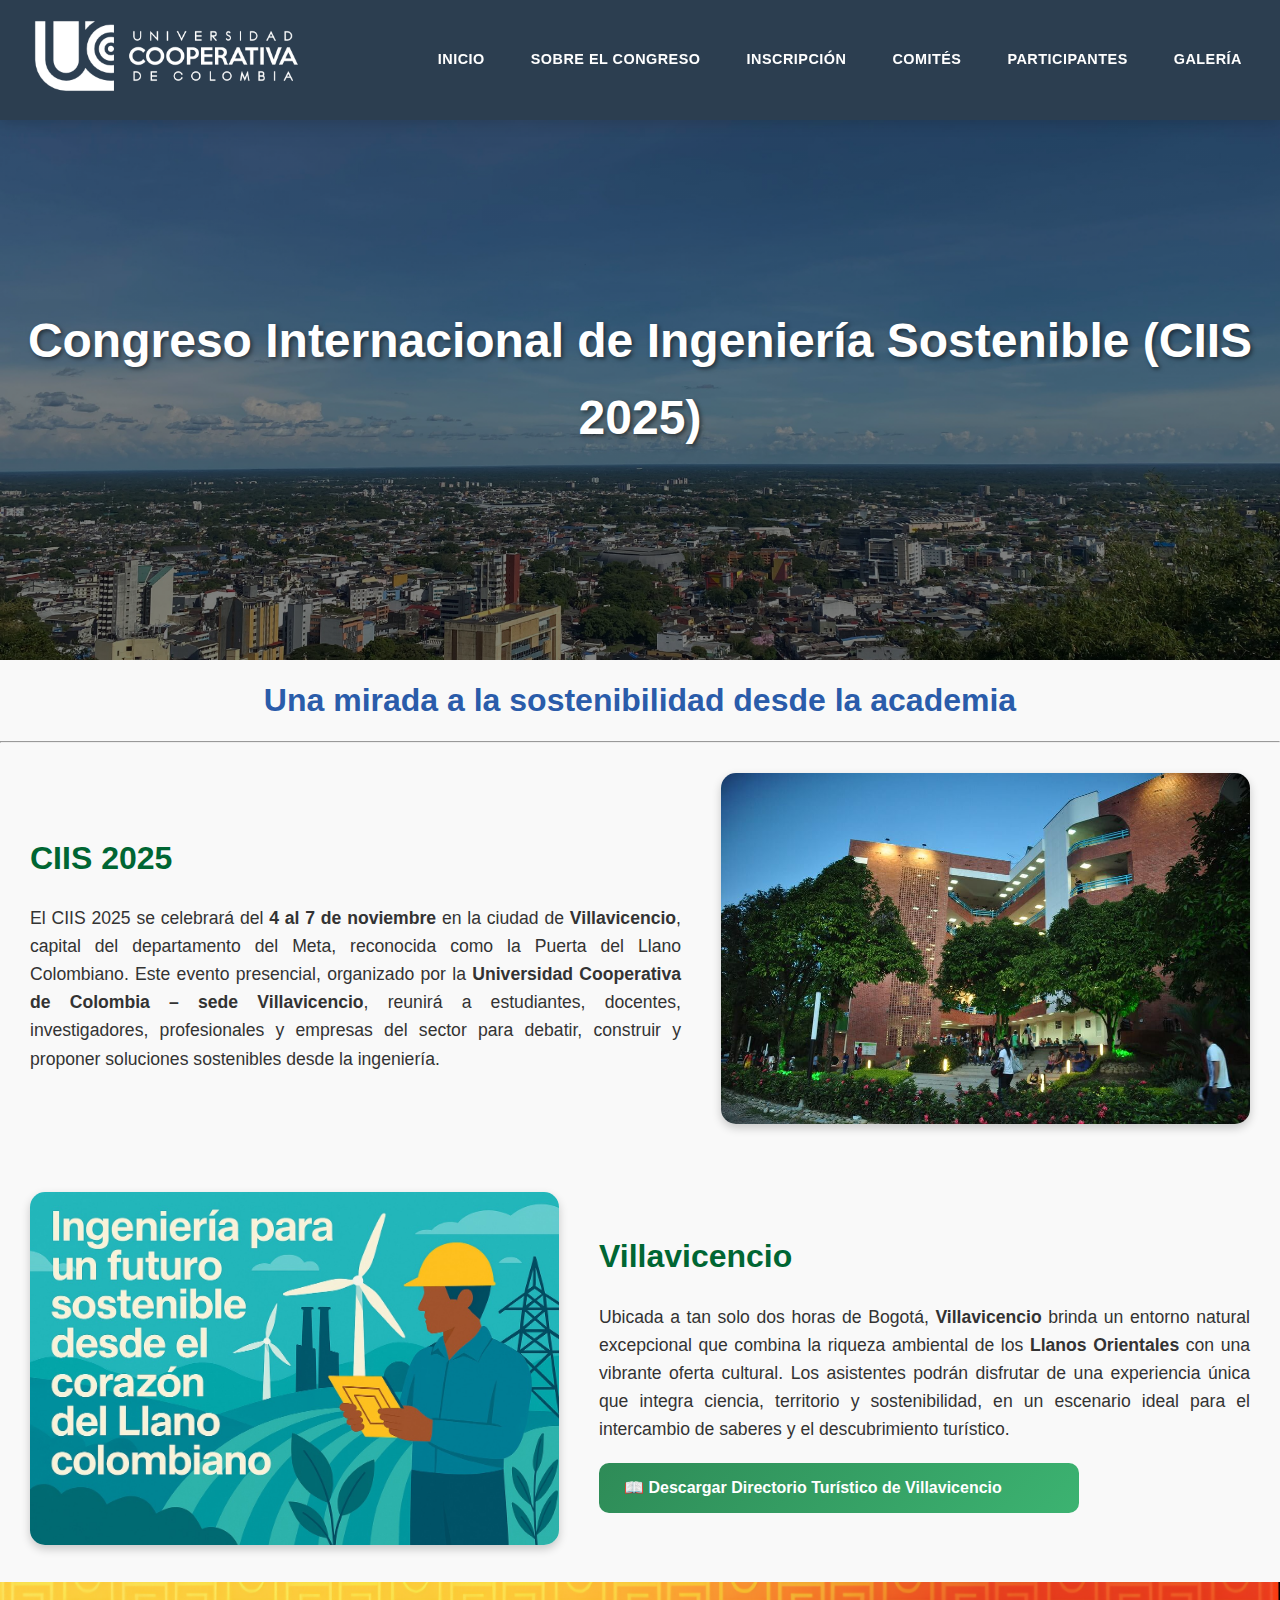
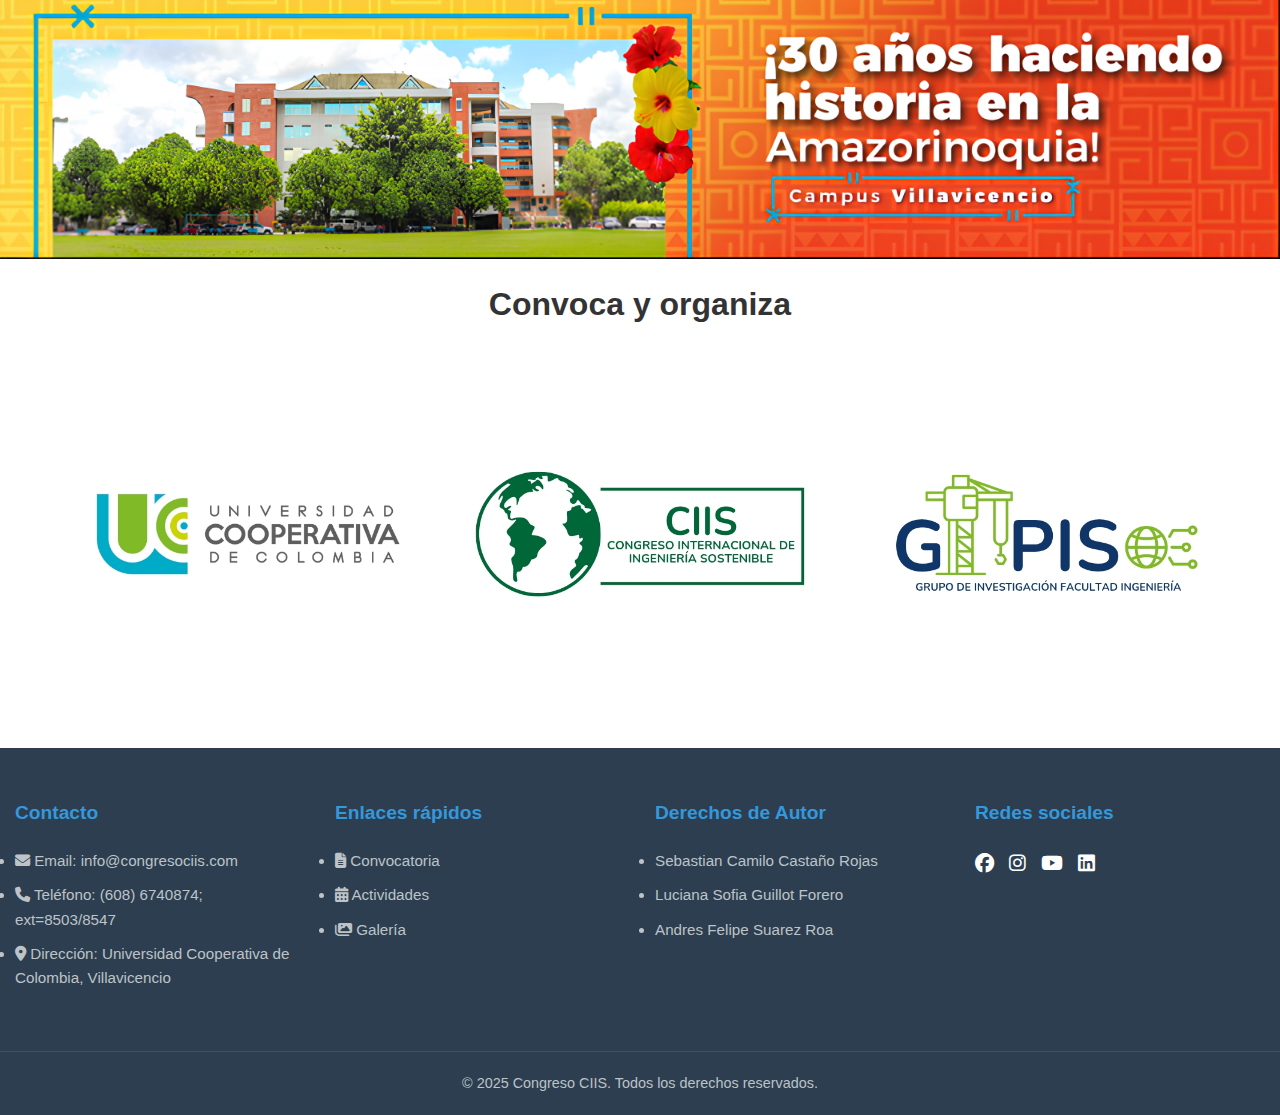
<file: index.html>
<!DOCTYPE html>
<html lang="es">
<head>
    <meta charset="UTF-8">
    <meta name="CONGRESO INTERNACIONAL DE INGENIERÍA SOSTENIBLE" content="En esta pagina encontraras al CIIS">
    <meta name="viewport" content="width=device-width, initial-scale=1.0">
    <meta name="robots" content="index, follow">
    <title>CIIS - CONGRESO INTERNACIONAL DE INGENIERÍA SOSTENIBLE (CIIS 2025) </title>
    <link rel="stylesheet" href="CSS/GUI.css">
    <link rel="stylesheet" href="CSS/index.css">
    <link rel="stylesheet" href="https://cdnjs.cloudflare.com/ajax/libs/font-awesome/6.4.0/css/all.min.css">

</head>
<script src="../JS/menu.JS"> </script>
<body>
    <header>
        <div class="container">
            <div class="logo-container">
                <a href="index.html">
                    <img src="Imagenes/UCC.png" alt="Logo UCC" class="logo">
                </a>
            </div>
            
            <div class="menu-toggle" id="mobile-menu">
                <div class="bar"></div>
                <div class="bar"></div>
                <div class="bar"></div>
            </div>
             
            <nav id="main-nav">
                <ul class="nav-menu">
                    <li class="nav-item"><a href="index.html" class="nav-link">Inicio</a></li>
                    
                    <li class="nav-item dropdown">
                        <a href="index.html" class="nav-link">Sobre el Congreso</a>
                        <div class="dropdown-content">
                            <a href="SITIO/convocatoria.html">Convocatoria</a>
                            <a href="SITIO/workshops.html">Workshops</a>
                            <a href="SITIO/programación.html">Actividades</a>
                        </div>
                    </li>
                    
                    <li class="nav-item"><a href="SITIO/inscripcion.html" class="nav-link">Inscripción</a></li>
                    <li class="nav-item"><a href="SITIO/comites.html" class="nav-link">Comités</a></li>
                    <li class="nav-item"><a href="SITIO/patrocinadores.html" class="nav-link">PARTICIPANTES</a></li>
                    <li class="nav-item"><a href="SITIO/galeria.html" class="nav-link">Galería</a></li>
                </ul>
            </nav>
        </div>
    </header>

    <main>
        <section id="hero">
            <div class="container1">
                <h1>Congreso Internacional de Ingeniería Sostenible (CIIS 2025)</h1>
            </div>
        </section>

        <section id="somos-proya" class="content-section">
            <div class="container1">
                <div class="texto-intro">
                    <h3> <strong> Una mirada a la sostenibilidad desde la academia </strong></h3>
                    
                </div>
            </div>
        </section>  
        <hr class="separador">
        <!-- <section class="LOGO-Frase">
            <figure class="logo-frase-container">
                <img src="./Imagenes/FRASE.png" alt="Logo frase">
            </figure>
        </section> -->


        <section class="info-ciis">
            <div class="container1 info-ciis-container">
                <div class="info-texto">
                    <h2>CIIS 2025</h2>
                    <p>El CIIS 2025 se celebrará del <strong>4 al 7 de noviembre</strong> en la ciudad de <strong>Villavicencio</strong>, capital del departamento del Meta, reconocida como la Puerta del Llano Colombiano. Este evento presencial, organizado por la <strong>Universidad Cooperativa de Colombia – sede Villavicencio</strong>, reunirá a estudiantes, docentes, investigadores, profesionales y empresas del sector para debatir, construir y proponer soluciones sostenibles desde la ingeniería.</p>
                </div>
                <div class="info-imagen">
                    <img src="Imagenes/imagen-ucc.jpg" alt="Mapa en bosque CIIS">
                </div>
            </div>
        </section>

       <section class="info-Villavo">
    <div class="container1 info-ciis-container">
        <div class="info-imagen">
            <img src="Imagenes/Frase_Villavo.jpg" alt="Mapa en bosque CIIS">
        </div>
        <div class="info-textoV">
            <h2>Villavicencio</h2>
            <p>
                Ubicada a tan solo dos horas de Bogotá, <strong>Villavicencio</strong> brinda un entorno natural excepcional que combina la riqueza ambiental de los <strong>Llanos Orientales</strong> con una vibrante oferta cultural. Los asistentes podrán disfrutar de una experiencia única que integra ciencia, territorio y sostenibilidad, en un escenario ideal para el intercambio de saberes y el descubrimiento turístico.
            </p>
            <!-- Enlace al directorio turístico -->
            <a href="https://instituto-de-turismo-de-villavicencio.micolombiadigital.gov.co/sites/instituto-de-turismo-de-villavicencio/content/files/000012/578_directorio-turistico-villavicencio.pdf"
            target="_blank"
   class="boton-directorio">
   📖 Descargar Directorio Turístico de Villavicencio
        </a>

        </div>
    </div>
</section>

        <section class="LOGO-65AÑOS">
            <figure>
                <img src="./Imagenes/30Años.png" alt="Imagen 30 años">
            </figure>
        </section>

        <section id="organizadores" class="seccion-organizadores">
            <div class="contenido-organizadores">
                <h2>Convoca y organiza</h2>
                <figure class="organizador-figure">
                <img src="./Imagenes/LOGOS.jpg" alt="Logos Organizadores">
                </figure>
            </div>
        </section>

    </main>
    
  
    <footer>
        <div class="container">
            <div class="footer-content">
                <div class="footer-section">
                    <h4>Contacto</h4>
                    <li><a href="convocatoria.html"><i class="fas fa-envelope"></a></i> Email: info@congresociis.com</li>
                    <li><a href="convocatoria.html"><i class="fas fa-phone"></a></i> Teléfono: (608) 6740874; ext=8503/8547</li>
                    <li><a href="https://www.google.com/maps/dir//Universidad+Cooperativa+de+Colombia,+Cra+22+No.+7+%E2%80%93+06+Sur,+La+Rosita,+Villavicencio,+Meta/@4.116019,-73.6282276,15z/data=!4m8!4m7!1m0!1m5!1m1!1s0x8e3e2e5f28aa3c41:0xc0e6ee115b961d89!2m2!1d-73.6091732!2d4.116019?entry=ttu&g_ep=EgoyMDI1MDgxOS4wIKXMDSoASAFQAw%3D%3D"><i class="fas fa-map-marker-alt"></i> Dirección: Universidad Cooperativa de Colombia, Villavicencio</a></li>
                </div>
                <div class="footer-section">
                    <h4>Enlaces rápidos</h4>
                    <ul>
                        <li><a href="./SITIO/convocatoria.html"><i class="fas fa-file-alt"></i> Convocatoria</a></li>
                        <li><a href="./SITIO/programación.html"><i class="fas fa-calendar-alt"></i> Actividades</a></li>
                        <li><a href="./SITIO/galeria.html"><i class="fas fa-images"></i> Galería</a></li>
                    </ul>
                </div>

                <div class="footer-section">
                    <h4>Derechos de Autor</h4>
                    <ul>
                        <li><a href="https://www.linkedin.com/in/sebastian-camilo-casta%C3%B1o-rojas-a45510381"></i> Sebastian Camilo Castaño Rojas</a></li>
                        <li><a href="https://co.linkedin.com/in/luciana-sofia-guillot-forero-0a3547381"></i> Luciana Sofia Guillot Forero</a></li>
                        <li><a href="https://www.linkedin.com/in/andres-suarez-6a7438381/"></i> Andres Felipe Suarez Roa</a></li>
                    </ul>
                </div>

                <div class="footer-section">
                    <h4>Redes sociales</h4>
                    <div class="social-icons">
                        <a href="https://www.facebook.com/UCCVillavo/?locale=es_LA" aria-label="Facebook"><i class="fab fa-facebook"></i></a>
                        <a href="https://www.instagram.com/ucc_villavicencio/?hl=es" aria-label="Instagram"><i class="fab fa-instagram"></i></a>
                        <a href="https://www.youtube.com/@UCCVillavo" aria-label="YouTube"><i class="fab fa-youtube"></i></a>
                        <a href="https://www.linkedin.com/school/universidad-cooperativa-de-colombia/posts/?feedView=all" aria-label="LinkedIn"><i class="fab fa-linkedin"></i></a>
                    </div>
                </div>
            </div>
            <div class="copyright">
                <p>&copy; 2025 Congreso CIIS. Todos los derechos reservados.</p>
            </div>
        </div>
    </footer>
</body>
</html>
</file>
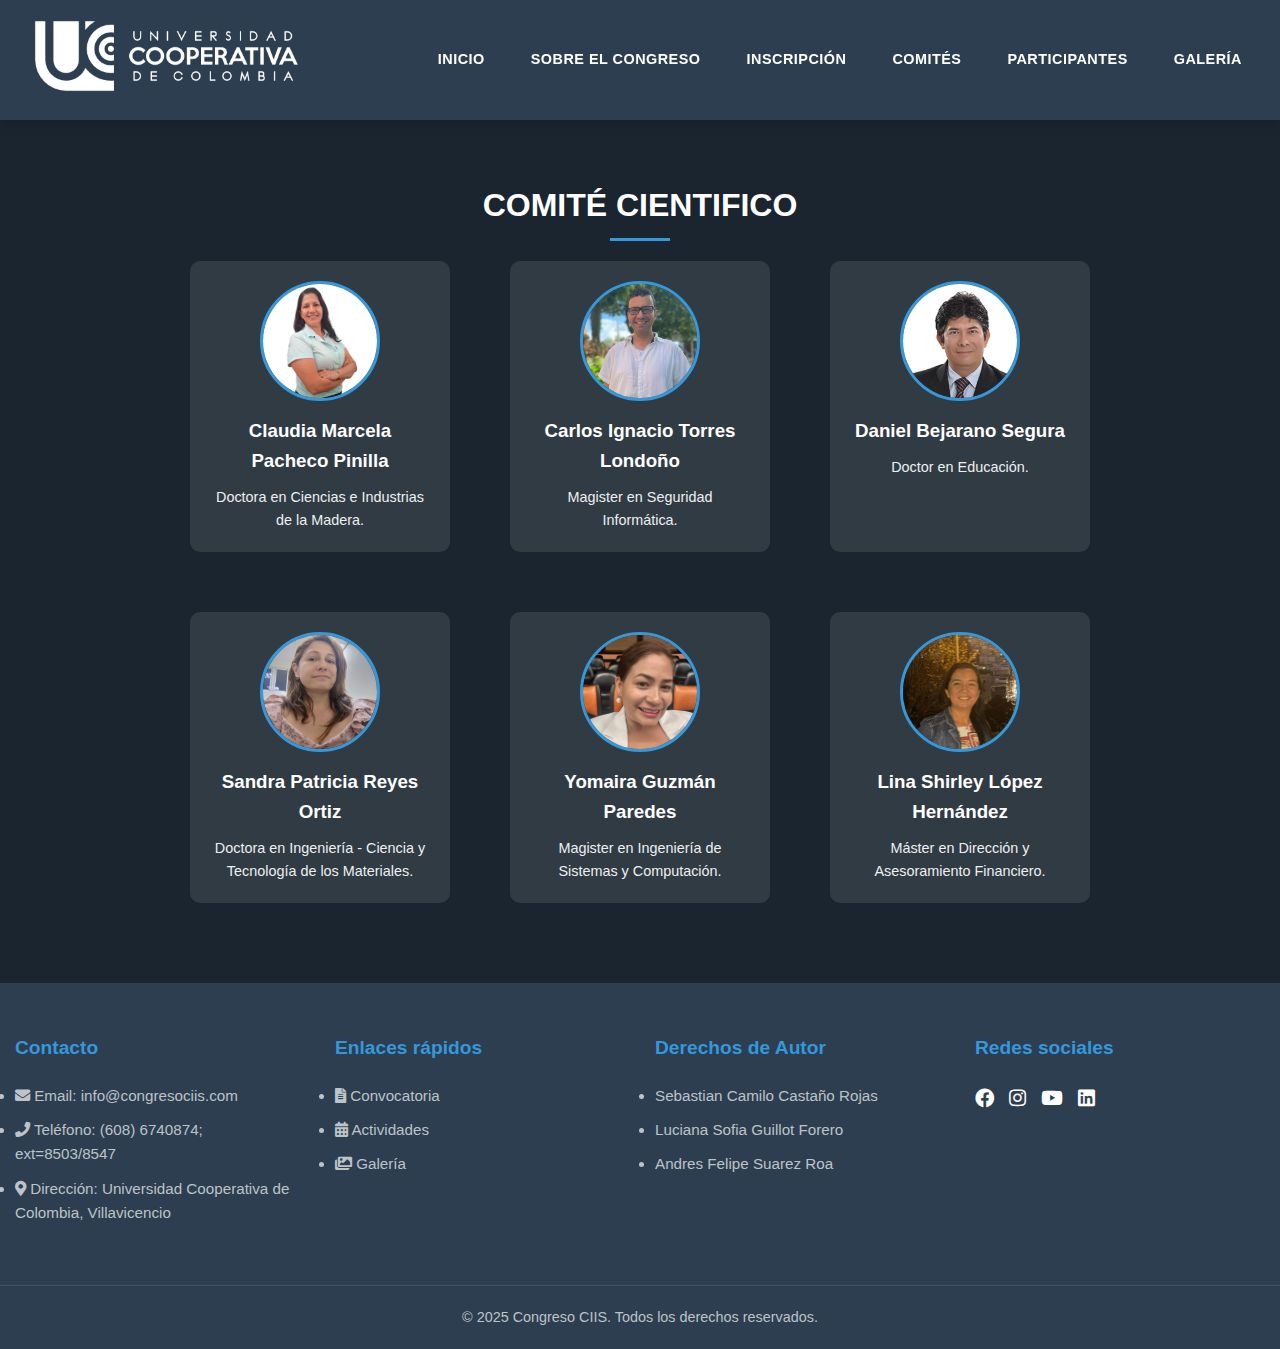
<file: SITIO/comites.html>
<!DOCTYPE html>
<html lang="es">
<head>
    <meta charset="UTF-8">
    <meta name="viewport" content="width=device-width, initial-scale=1.0">
    <title>Comités - Congreso Internacional de Ingeniería Sostenible</title>
    <link rel="stylesheet" href="../CSS/Comites.css">
    <link rel="stylesheet" href="https://cdnjs.cloudflare.com/ajax/libs/font-awesome/5.15.4/css/all.min.css">
</head>
 <script src="../JS/menu.JS"> </script>
<body>
    <header>
        <div class="container">
            <div class="logo-container">
                <a href="../index.html">
                    <img src="../Imagenes/UCC.png" alt="Logo UCC" class="logo">
                </a>
            </div>
            
            <div class="menu-toggle" id="mobile-menu">
                <div class="bar"></div>
                <div class="bar"></div>
                <div class="bar"></div>
            </div>
            
            <nav id="main-nav">
                <ul class="nav-menu">
                    <li class="nav-item"><a href="../index.html" class="nav-link">Inicio</a></li>
                    
                    <li class="nav-item dropdown">
                        <a href="../index.html" class="nav-link">Sobre el Congreso</a>
                        <div class="dropdown-content">
                            <a href="convocatoria.html">Convocatoria</a>
                            <a href="workshops.html">Workshops</a>
                            <a href="programación.html">Actividades</a>
                        </div>
                    </li>
                    
                    <li class="nav-item"><a href="inscripcion.html" class="nav-link">Inscripción</a></li>
                    <li class="nav-item"><a href="comites.html" class="nav-link">Comités</a></li>
                    <li class="nav-item"><a href="patrocinadores.html" class="nav-link">Participantes</a></li>
                    
                    <li class="nav-item"><a href="galeria.html" class="nav-link">Galería</a></li>
                </ul>
            </nav>
        </div>
    </header>

    <main class="comites-container">

        <section class="comites-section bg-dark estilo-instituciones">
            <div class="container">
                <div class="comite-intro">
                    <h2 class="section-title-white">COMITÉ CIENTIFICO</h2>
                   
                </div>
                <div class="comite-horizontal-container">
                    <div class="comite-horizontal">
                        <!-- Miembros del comité logístico -->
                        <div class="miembro-horizontal">
                            <div class="miembro-img">
                                <img src="../Imagenes/ClaudiaPacheco.jpg" alt="Claudia Pacheco">
                            </div>
                            <div class="miembro-info">
                                <h3>Claudia Marcela Pacheco Pinilla</h3>
                                <p> Doctora en Ciencias e Industrias de la Madera.</p>
                            </div>
                        </div>

                        <div class="miembro-horizontal">
                            <div class="miembro-img">
                                <img src="../Imagenes/CarlosIgnacio.jpg" alt="Carlos Torres">
                            </div>
                            <div class="miembro-info">
                                <h3>Carlos Ignacio Torres Londoño</h3>
                                <p>Magister en Seguridad Informática.</p>
                            </div>
                        </div>

                        <div class="miembro-horizontal">
                            <div class="miembro-img">
                                <img src="../Imagenes/Foto Dabeja UCC.jpg" alt="Daniel Bejarano">
                            </div>
                            <div class="miembro-info">
                                <h3>Daniel Bejarano Segura</h3>
                                <p>Doctor en Educación.</p>
                            </div>
                        </div>

                        <div class="miembro-horizontal">
                            <div class="miembro-img">
                                <img src="../Imagenes/SandraOrtiz.jpg" alt="Sandra Reyes">
                            </div>
                            <div class="miembro-info">
                                <h3>Sandra Patricia Reyes Ortiz</h3>
                                <p>Doctora en Ingeniería - Ciencia y Tecnología de los Materiales.</p>
                            </div>
                        </div>

                        <div class="miembro-horizontal">
                            <div class="miembro-img">
                                <img src="../Imagenes/Foto Yomaira.jpg" alt="Yomaira Guzmán">
                            </div>
                            <div class="miembro-info">
                                <h3>Yomaira Guzmán Paredes</h3>
                                <p>Magister en Ingeniería de Sistemas y Computación.</p>
                            </div>
                        </div>

                        <div class="miembro-horizontal">
                            <div class="miembro-img">
                                <img src="../Imagenes/LinaLopez.png" alt="Lina Shirley López">
                            </div>
                            <div class="miembro-info">
                                <h3>Lina Shirley López Hernández</h3>
                                <p>Máster en Dirección y Asesoramiento Financiero.</p>
                            </div>
                        </div>
                        <!-- Agrega aquí más miembros -->
                    </div>
                </div>
            </div>
        </section>
    </main>

    <footer>
        <div class="container">
            <div class="footer-content">
                <div class="footer-section">
                    <h4>Contacto</h4>
                    <li><a href="convocatoria.html"><i class="fas fa-envelope"></a></i> Email: info@congresociis.com</li>
                    <li><a href="convocatoria.html"><i class="fas fa-phone"></a></i> Teléfono: (608) 6740874; ext=8503/8547</li>
                    <li><a href="https://www.google.com/maps/dir//Universidad+Cooperativa+de+Colombia,+Cra+22+No.+7+%E2%80%93+06+Sur,+La+Rosita,+Villavicencio,+Meta/@4.116019,-73.6282276,15z/data=!4m8!4m7!1m0!1m5!1m1!1s0x8e3e2e5f28aa3c41:0xc0e6ee115b961d89!2m2!1d-73.6091732!2d4.116019?entry=ttu&g_ep=EgoyMDI1MDgxOS4wIKXMDSoASAFQAw%3D%3D"><i class="fas fa-map-marker-alt"></i> Dirección: Universidad Cooperativa de Colombia, Villavicencio</a></li>
                </div>
                <div class="footer-section">
                    <h4>Enlaces rápidos</h4>
                    <ul>
                        <li><a href="./convocatoria.html"><i class="fas fa-file-alt"></i> Convocatoria</a></li>
                        <li><a href="./programación.html"><i class="fas fa-calendar-alt"></i> Actividades</a></li>
                        <li><a href="./galeria.html"><i class="fas fa-images"></i> Galería</a></li>
                    </ul>
                </div>

                <div class="footer-section">
                    <h4>Derechos de Autor</h4>
                    <ul>
                        <li><a href="https://www.linkedin.com/in/sebastian-camilo-casta%C3%B1o-rojas-a45510381"></i> Sebastian Camilo Castaño Rojas</a></li>
                        <li><a href="https://co.linkedin.com/in/luciana-sofia-guillot-forero-0a3547381"></i> Luciana Sofia Guillot Forero</a></li>
                        <li><a href="https://www.linkedin.com/in/andres-suarez-6a7438381/overlay/contact-info/"></i> Andres Felipe Suarez Roa</a></li>
                    </ul>
                </div>

                <div class="footer-section">
                    <h4>Redes sociales</h4>
                    <div class="social-icons">
                        <a href="https://www.facebook.com/UCCVillavo/?locale=es_LA" aria-label="Facebook"><i class="fab fa-facebook"></i></a>
                        <a href="https://www.instagram.com/ucc_villavicencio/?hl=es" aria-label="Instagram"><i class="fab fa-instagram"></i></a>
                        <a href="https://www.youtube.com/@UCCVillavo" aria-label="YouTube"><i class="fab fa-youtube"></i></a>
                        <a href="https://www.linkedin.com/school/universidad-cooperativa-de-colombia/posts/?feedView=all" aria-label="LinkedIn"><i class="fab fa-linkedin"></i></a>
                    </div>
                </div>
            </div>
            <div class="copyright">
                <p>&copy; 2025 Congreso CIIS. Todos los derechos reservados.</p>
            </div>
        </div>
    </footer>

    <script src="../JS/Comites.js"></script>
</body>
</html>
</file>
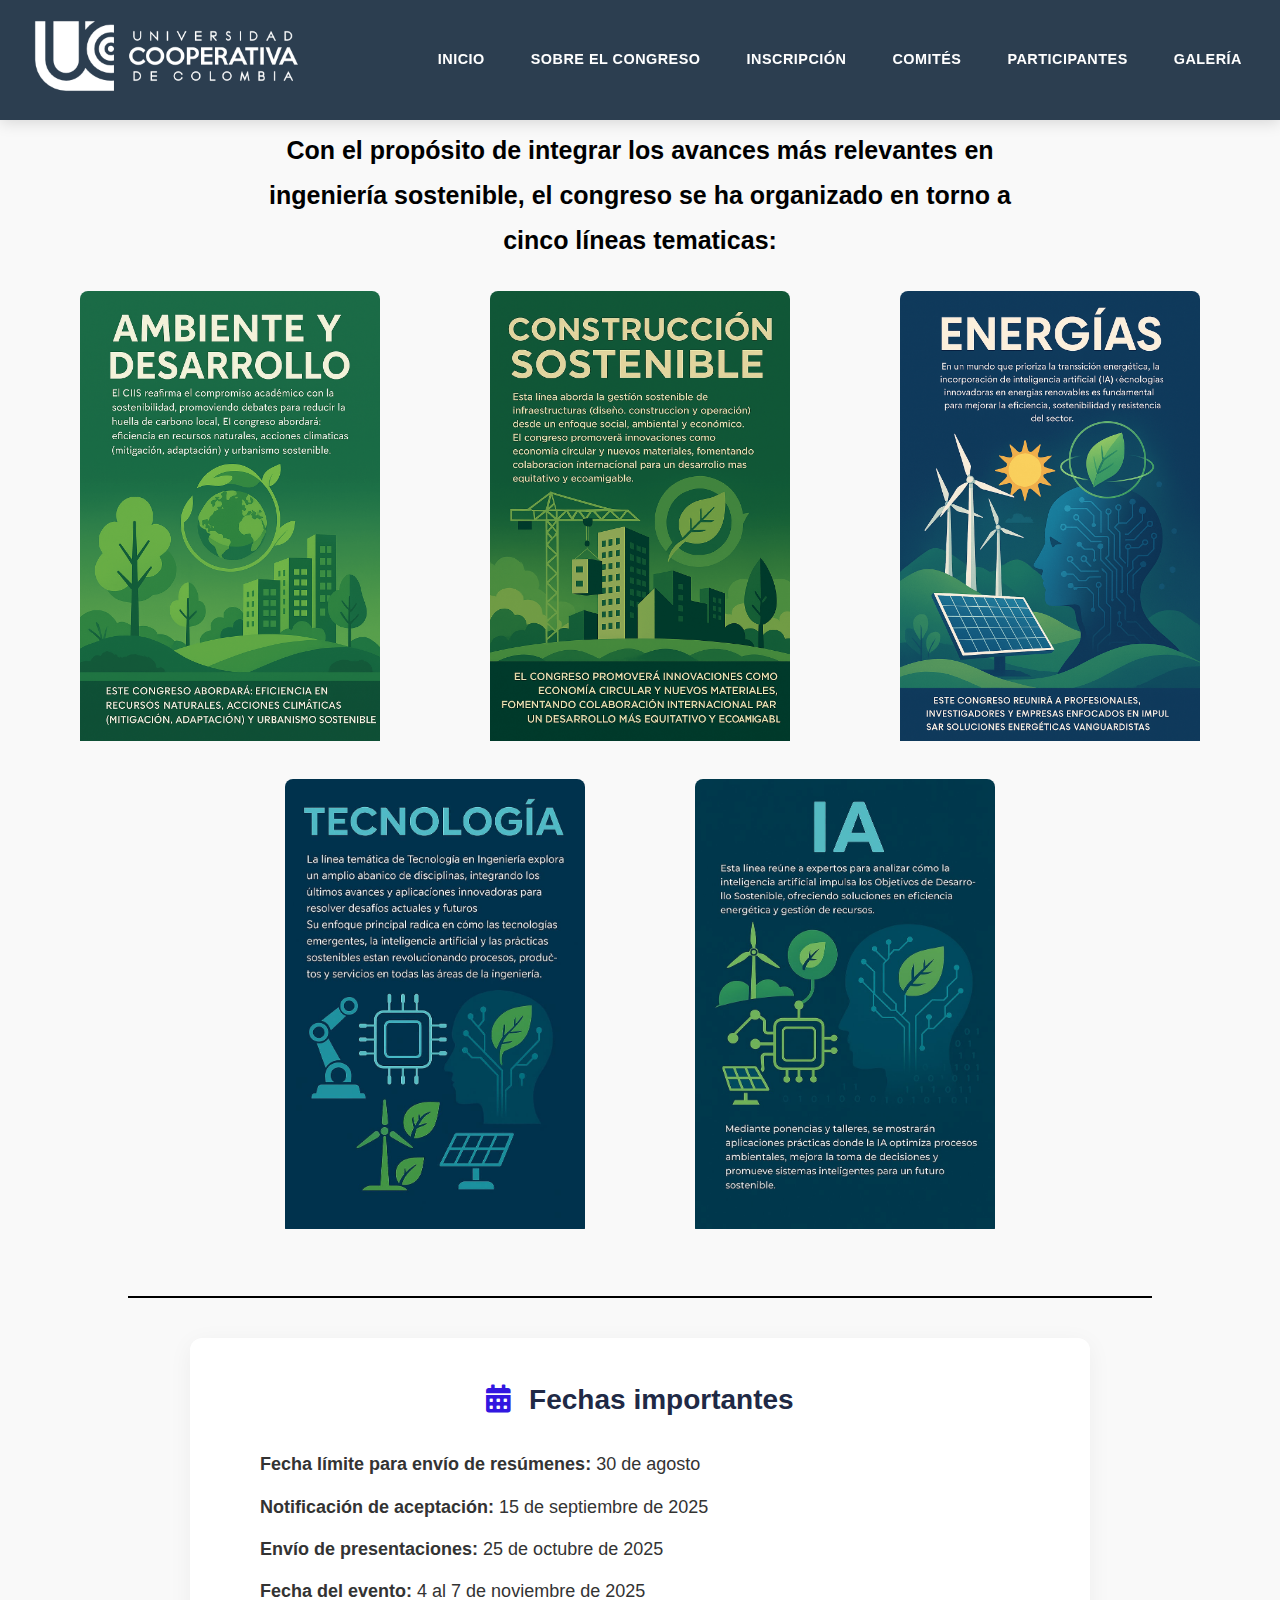
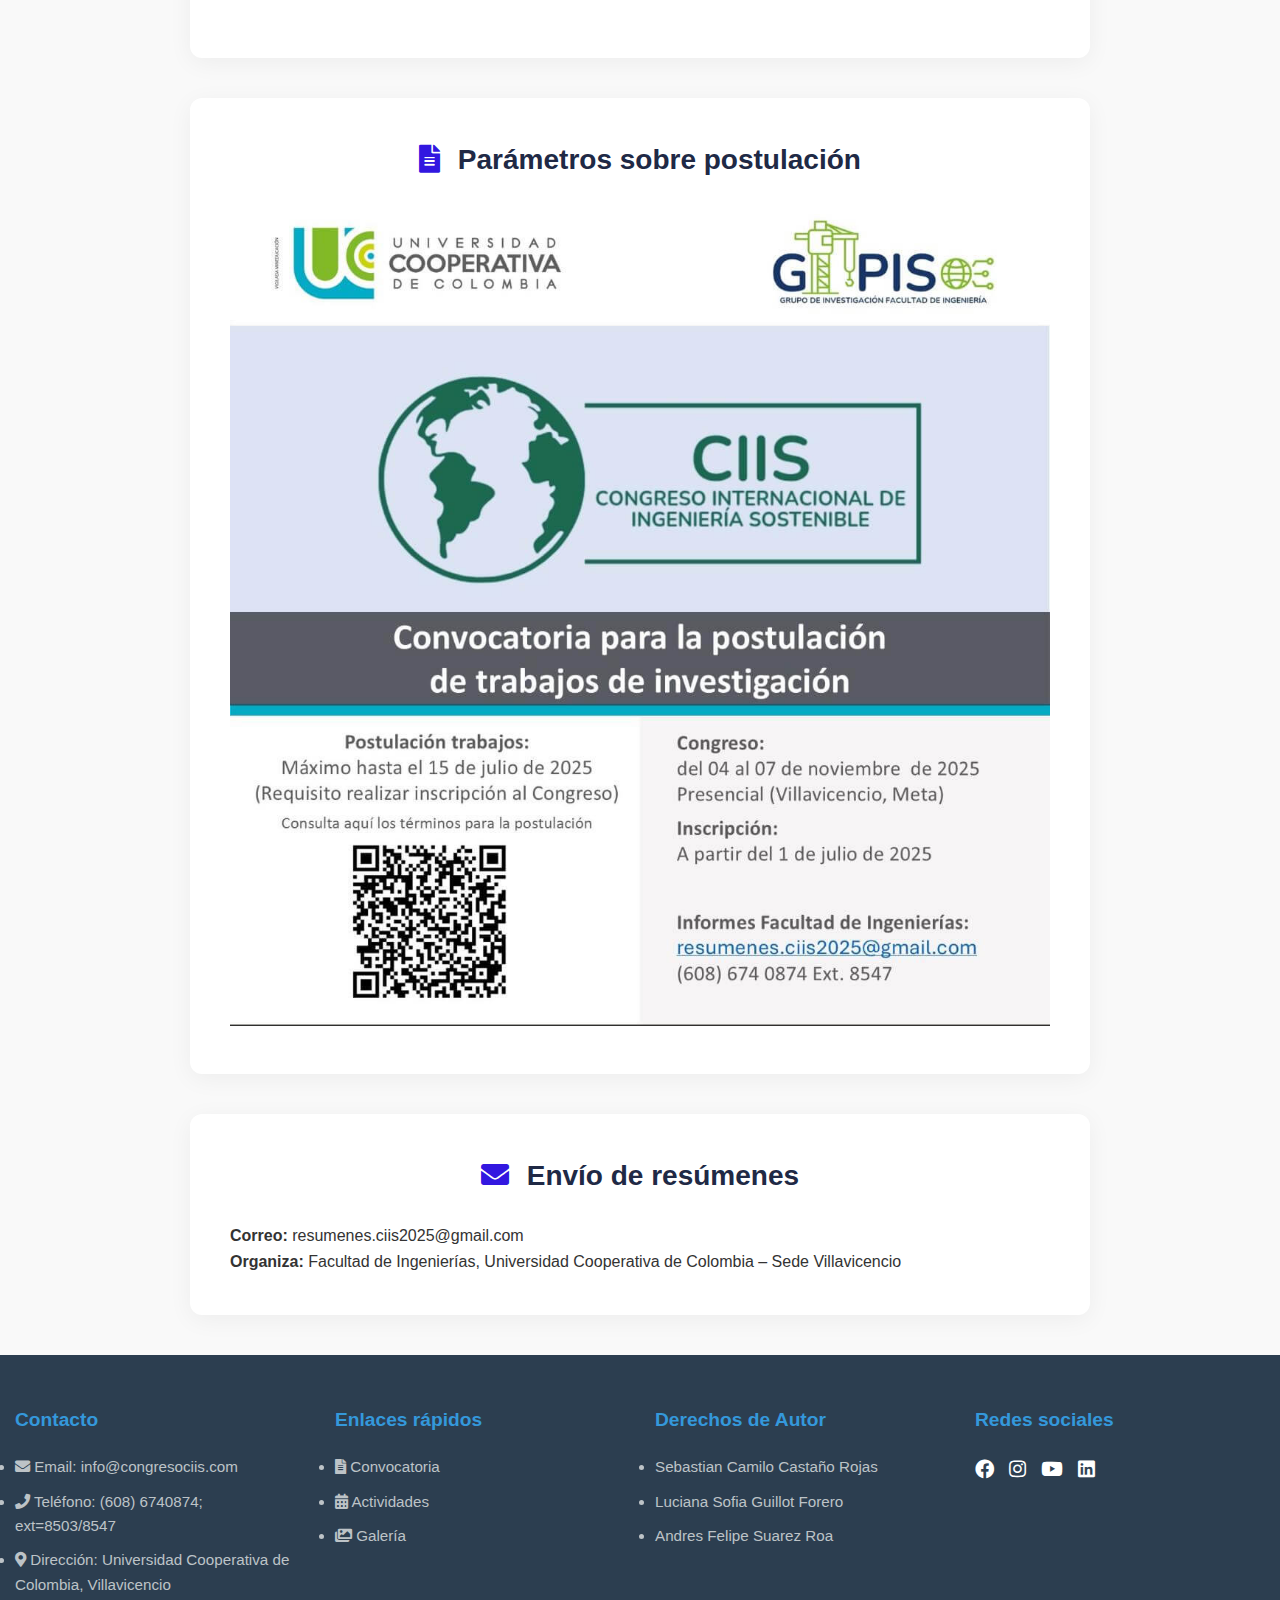
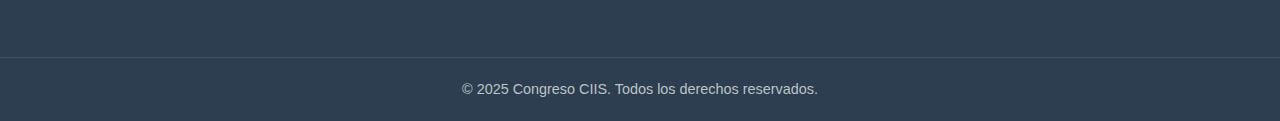
<file: SITIO/convocatoria.html>
<!DOCTYPE html>
<html lang="es">
<head>
    <meta charset="UTF-8">
    <meta name="CONGRESO INTERNACIONAL DE INGENIERÍA SOSTENIBLE" content="En esta pagina encontraras al CIIS">
    <meta name="viewport" content="width=device-width, initial-scale=1.0">
    <meta name="robots" content="index, follow">
    <title>CIIS - CONGRESO INTERNACIONAL DE INGENIERÍA SOSTENIBLE (CIIS 2025)</title>
    <link rel="stylesheet" href="../CSS/convocatoria.css">
    <link rel="stylesheet" href="../CSS/GUI.css">
    <!-- Para iconos de redes sociales -->
    <link rel="stylesheet" href="https://cdnjs.cloudflare.com/ajax/libs/font-awesome/5.15.4/css/all.min.css">
</head>
    <script src="../JS/menu.JS"> </script>
<body>
    <header>
        <div class="container">
            <div class="logo-container">
                <a href="../index.html">
                    <img src="../Imagenes/UCC.png" alt="Logo UCC" class="logo">
                </a>
            </div>
            
            <div class="menu-toggle" id="mobile-menu">
                <div class="bar"></div>
                <div class="bar"></div>
                <div class="bar"></div>
            </div>
            
            <nav id="main-nav">
                <ul class="nav-menu">
                    <li class="nav-item"><a href="../index.html" class="nav-link">Inicio</a></li>
                    
                    <li class="nav-item dropdown">
                        <a href="../index.html" class="nav-link">Sobre el Congreso</a>
                        <div class="dropdown-content">
                            <a href="convocatoria.html">Convocatoria</a>
                            <a href="workshops.html">Workshops</a>
                            <a href="programación.html">Actividades</a>
                        </div>
                    </li>
                    
                    <li class="nav-item"><a href="inscripcion.html" class="nav-link">Inscripción</a></li>
                    <li class="nav-item"><a href="comites.html" class="nav-link">Comités</a></li>
                    <li class="nav-item"><a href="patrocinadores.html" class="nav-link">Participantes</a></li>
                    
                    <li class="nav-item"><a href="galeria.html" class="nav-link">Galería</a></li>
                </ul>
            </nav>
        </div>
    </header>

    <main>
        
        <p class="LINEAS">Con el propósito de integrar los avances más relevantes en ingeniería sostenible, el congreso se ha organizado en torno a cinco líneas tematicas:</p>
                <div class="info-grid">
                    <!--aqui se cambia la clase para la opacidad de la imagen   -->
                    <div class="info-card">
                        <figure>
                            <img src="../Imagenes/Ambiente_y_desarrollo.png" alt="">
                        </figure>
                    </div>
                    
                    <div class="info-card">
                        <figure><img src="../Imagenes/Construcción_Sostenible.png" alt=""></figure>
                    </div>
                    
                    <div class="info-card">
                       <figure><img src="../Imagenes/Energias.png" alt=""></figure>
                    </div>

                    <div class="info-card">
                        <figure><img src="../Imagenes/Tecnologia..jpg" alt=""></figure>
                    </div>

                    <div class="info-card">
                        <figure><img src="../Imagenes/IA.jpg" alt=""></figure>
                    </div>
            
                </div>
                <hr class="separador">
               

<section class="presentacion-seccion">
    <h2 class="titulo-seccion"><i class="fas fa-calendar-alt"></i> Fechas importantes</h2>
    <ul class="lista-moderna">
        <li><strong>Fecha límite para envío de resúmenes:</strong> 30 de agosto</li>
        <li><strong>Notificación de aceptación:</strong> 15 de septiembre de 2025</li>
        <li><strong>Envío de presentaciones:</strong> 25 de octubre de 2025</li>
        <li><strong>Fecha del evento:</strong> 4 al 7 de noviembre de 2025</li>
    </ul>
</section>

<section class="presentacion-seccion">
    <h2 class="titulo-seccion"><i class="fas fa-file-alt"></i> Parámetros sobre postulación</h2>
    <figure><img class="QR" src="../Imagenes/QRConvo.jpg" alt=""></figure>
</section>

<section class="presentacion-seccion">
    <h2 class="titulo-seccion"><i class="fas fa-envelope"></i> Envío de resúmenes</h2>
    <p><strong>Correo:</strong> resumenes.ciis2025@gmail.com</p>
    <p><strong>Organiza:</strong> Facultad de Ingenierías, Universidad Cooperativa de Colombia – Sede Villavicencio</p>
</section>
    </main>
    
    <footer>
        <div class="container">
            <div class="footer-content">
                <div class="footer-section">
                    <h4>Contacto</h4>
                    <li><a href="convocatoria.html"><i class="fas fa-envelope"></a></i> Email: info@congresociis.com</li>
                    <li><a href="convocatoria.html"><i class="fas fa-phone"></a></i> Teléfono: (608) 6740874; ext=8503/8547</li>
                    <li><a href="https://www.google.com/maps/dir//Universidad+Cooperativa+de+Colombia,+Cra+22+No.+7+%E2%80%93+06+Sur,+La+Rosita,+Villavicencio,+Meta/@4.116019,-73.6282276,15z/data=!4m8!4m7!1m0!1m5!1m1!1s0x8e3e2e5f28aa3c41:0xc0e6ee115b961d89!2m2!1d-73.6091732!2d4.116019?entry=ttu&g_ep=EgoyMDI1MDgxOS4wIKXMDSoASAFQAw%3D%3D"><i class="fas fa-map-marker-alt"></i> Dirección: Universidad Cooperativa de Colombia, Villavicencio</a></li>
                </div>
                <div class="footer-section">
                    <h4>Enlaces rápidos</h4>
                    <ul>
                        <li><a href="./convocatoria.html"><i class="fas fa-file-alt"></i> Convocatoria</a></li>
                        <li><a href="./programación.html"><i class="fas fa-calendar-alt"></i> Actividades</a></li>
                        <li><a href="./galeria.html"><i class="fas fa-images"></i> Galería</a></li>
                    </ul>
                </div>

                <div class="footer-section">
                    <h4>Derechos de Autor</h4>
                    <ul>
                        <li><a href="https://www.linkedin.com/in/sebastian-camilo-casta%C3%B1o-rojas-a45510381"></i> Sebastian Camilo Castaño Rojas</a></li>
                        <li><a href="https://co.linkedin.com/in/luciana-sofia-guillot-forero-0a3547381"></i> Luciana Sofia Guillot Forero</a></li>
                        <li><a href="https://www.linkedin.com/in/andres-suarez-6a7438381/"></i> Andres Felipe Suarez Roa</a></li>
                    </ul>
                </div>

                <div class="footer-section">
                    <h4>Redes sociales</h4>
                    <div class="social-icons">
                        <a href="https://www.facebook.com/UCCVillavo/?locale=es_LA" aria-label="Facebook"><i class="fab fa-facebook"></i></a>
                        <a href="https://www.instagram.com/ucc_villavicencio/?hl=es" aria-label="Instagram"><i class="fab fa-instagram"></i></a>
                        <a href="https://www.youtube.com/@UCCVillavo" aria-label="YouTube"><i class="fab fa-youtube"></i></a>
                        <a href="https://www.linkedin.com/school/universidad-cooperativa-de-colombia/posts/?feedView=all" aria-label="LinkedIn"><i class="fab fa-linkedin"></i></a>
                    </div>
                </div>
            </div>
            <div class="copyright">
                <p>&copy; 2025 Congreso CIIS. Todos los derechos reservados.</p>
            </div>
        </div>
    </footer>
    
</body>
</html>
</file>
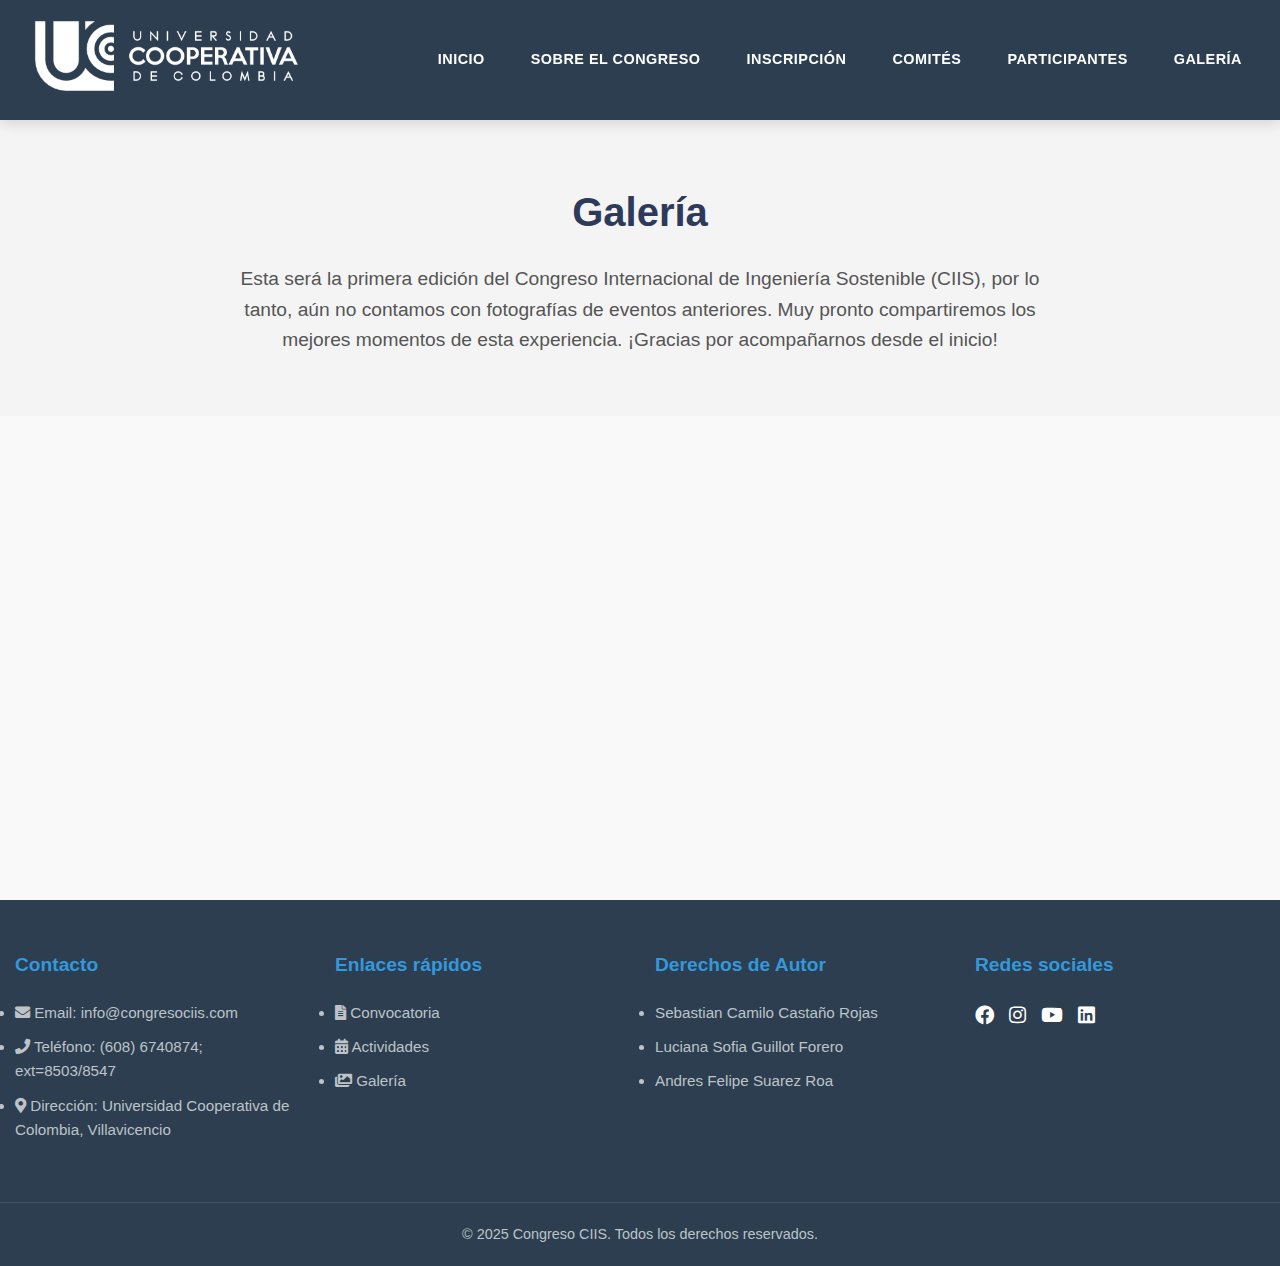
<file: SITIO/galeria.html>
<!DOCTYPE html>
<html lang="es">
<head>
    <meta charset="UTF-8">
    <meta name="CONGRESO INTERNACIONAL DE INGENIERÍA SOSTENIBLE" content="En esta pagina encontraras al CIIS">
    <meta name="viewport" content="width=device-width, initial-scale=1.0">
    <meta name="robots" content="index, follow">
    <title>CIIS - CONGRESO INTERNACIONAL DE INGENIERÍA SOSTENIBLE (CIIS 2025)</title>
    <link rel="stylesheet" href="../CSS/GUI.css">
    <link rel="stylesheet" href="../CSS/galeria.css">
    <!-- Para iconos de redes sociales -->
    <link rel="stylesheet" href="https://cdnjs.cloudflare.com/ajax/libs/font-awesome/5.15.4/css/all.min.css">
</head>
<script src="../JS/menu.JS"> </script>
<body>
    <header>
        <div class="container">
            <div class="logo-container">
                <a href="../index.html">
                    <img src="../Imagenes/UCC.png" alt="Logo UCC" class="logo">
                </a>
            </div>
            
            <div class="menu-toggle" id="mobile-menu">
                <div class="bar"></div>
                <div class="bar"></div>
                <div class="bar"></div>
            </div>
            
            <nav id="main-nav">
                <ul class="nav-menu">
                    <li class="nav-item"><a href="../index.html" class="nav-link">Inicio</a></li>
                    
                    <li class="nav-item dropdown">
                        <a href="../index.html" class="nav-link">Sobre el Congreso</a>
                        <div class="dropdown-content">
                            <a href="convocatoria.html">Convocatoria</a>
                            <a href="workshops.html">Workshops</a>
                            <a href="programación.html">Actividades</a>
                        </div>
                    </li>
                    
                    <li class="nav-item"><a href="inscripcion.html" class="nav-link">Inscripción</a></li>
                    <li class="nav-item"><a href="comites.html" class="nav-link">Comités</a></li>
                    <li class="nav-item"><a href="patrocinadores.html" class="nav-link">Participantes</a></li>
                    
                    <li class="nav-item"><a href="galeria.html" class="nav-link">Galería</a></li>
                </ul>
            </nav>
        </div>
    </header>

    <main>
    <section class="galeria-img">
        <div class="galeria-texto">
            <h2>Galería</h2>
            <p>
                Esta será la primera edición del Congreso Internacional de Ingeniería Sostenible (CIIS), por lo tanto, aún no contamos con fotografías de eventos anteriores.
                Muy pronto compartiremos los mejores momentos de esta experiencia. ¡Gracias por acompañarnos desde el inicio!
            </p>
        </div>
    </section>
</main>

    
    <footer>
        <div class="container">
            <div class="footer-content">
                <div class="footer-section">
                    <h4>Contacto</h4>
                    <li><a href="convocatoria.html"><i class="fas fa-envelope"></a></i> Email: info@congresociis.com</li>
                    <li><a href="convocatoria.html"><i class="fas fa-phone"></a></i> Teléfono: (608) 6740874; ext=8503/8547</li>
                    <li><a href="https://www.google.com/maps/dir//Universidad+Cooperativa+de+Colombia,+Cra+22+No.+7+%E2%80%93+06+Sur,+La+Rosita,+Villavicencio,+Meta/@4.116019,-73.6282276,15z/data=!4m8!4m7!1m0!1m5!1m1!1s0x8e3e2e5f28aa3c41:0xc0e6ee115b961d89!2m2!1d-73.6091732!2d4.116019?entry=ttu&g_ep=EgoyMDI1MDgxOS4wIKXMDSoASAFQAw%3D%3D"><i class="fas fa-map-marker-alt"></i> Dirección: Universidad Cooperativa de Colombia, Villavicencio</a></li>
                </div>
                <div class="footer-section">
                    <h4>Enlaces rápidos</h4>
                    <ul>
                        <li><a href="./convocatoria.html"><i class="fas fa-file-alt"></i> Convocatoria</a></li>
                        <li><a href="./programación.html"><i class="fas fa-calendar-alt"></i> Actividades</a></li>
                        <li><a href="./galeria.html"><i class="fas fa-images"></i> Galería</a></li>
                    </ul>
                </div>

                <div class="footer-section">
                    <h4>Derechos de Autor</h4>
                    <ul>
                        <li><a href="https://www.linkedin.com/in/sebastian-camilo-casta%C3%B1o-rojas-a45510381"></i> Sebastian Camilo Castaño Rojas</a></li>
                        <li><a href="https://co.linkedin.com/in/luciana-sofia-guillot-forero-0a3547381"></i> Luciana Sofia Guillot Forero</a></li>
                        <li><a href="https://www.linkedin.com/in/andres-suarez-6a7438381/"></i> Andres Felipe Suarez Roa</a></li>
                    </ul>
                </div>

                <div class="footer-section">
                    <h4>Redes sociales</h4>
                    <div class="social-icons">
                        <a href="https://www.facebook.com/UCCVillavo/?locale=es_LA" aria-label="Facebook"><i class="fab fa-facebook"></i></a>
                        <a href="https://www.instagram.com/ucc_villavicencio/?hl=es" aria-label="Instagram"><i class="fab fa-instagram"></i></a>
                        <a href="https://www.youtube.com/@UCCVillavo" aria-label="YouTube"><i class="fab fa-youtube"></i></a>
                        <a href="https://www.linkedin.com/school/universidad-cooperativa-de-colombia/posts/?feedView=all" aria-label="LinkedIn"><i class="fab fa-linkedin"></i></a>
                    </div>
                </div>
            </div>
            <div class="copyright">
                <p>&copy; 2025 Congreso CIIS. Todos los derechos reservados.</p>
            </div>
        </div>
    </footer>
</body>
</html>
</file>
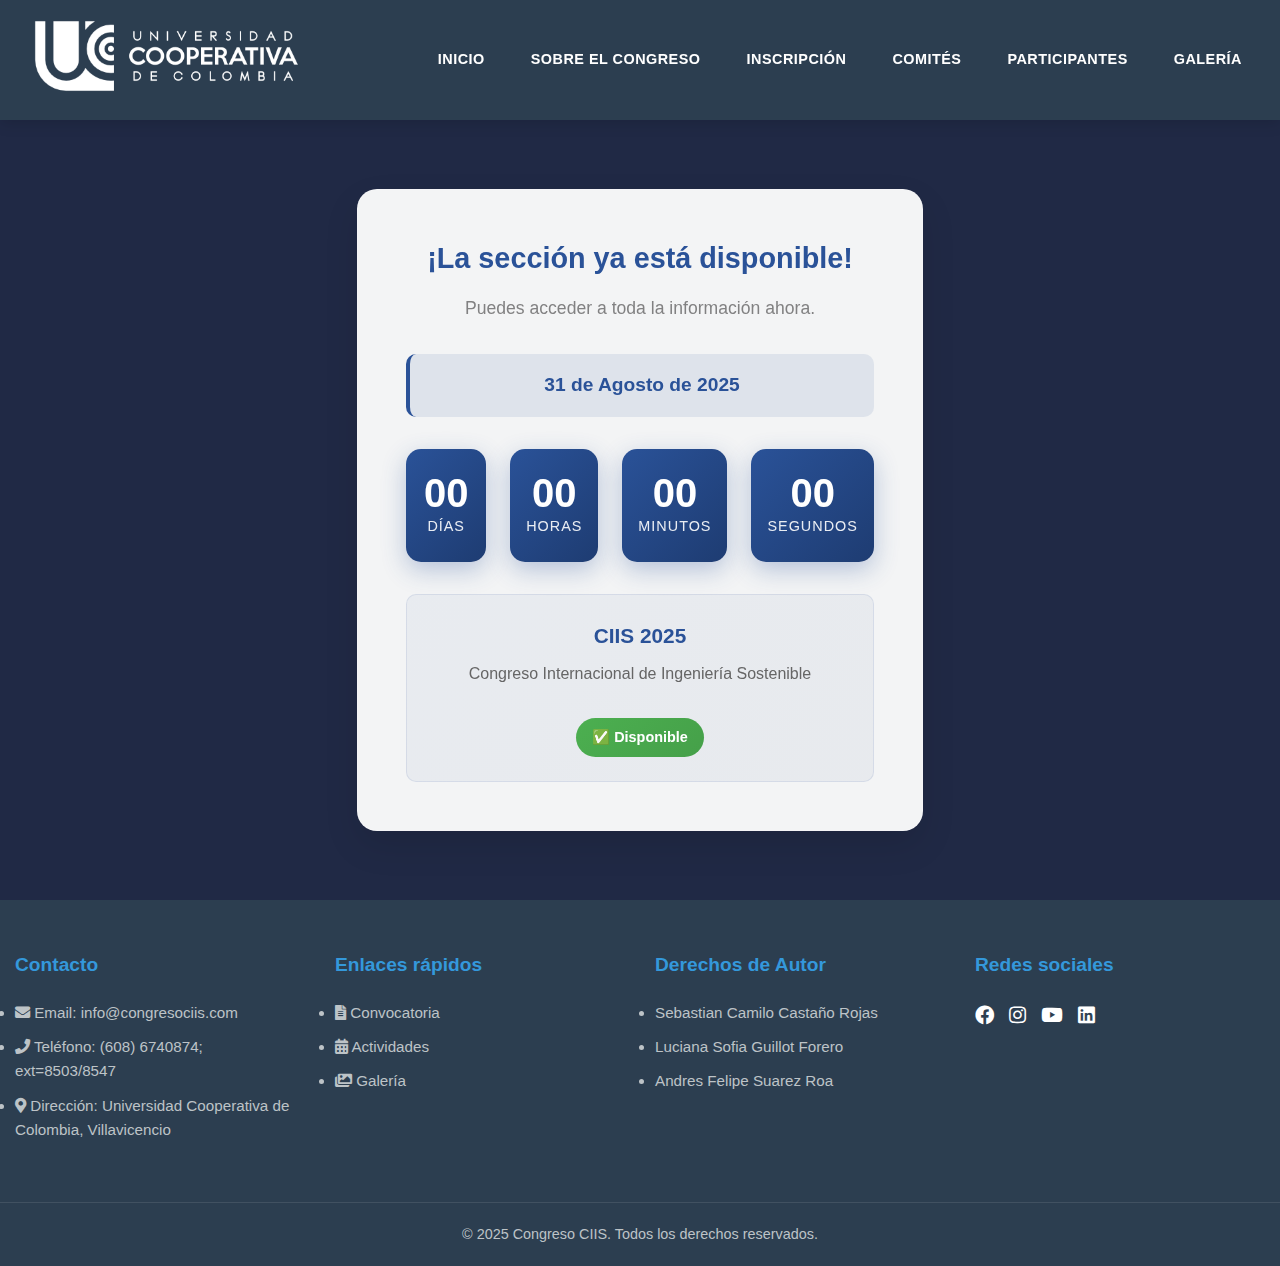
<file: SITIO/inscripcion.html>
<!DOCTYPE html>
<html lang="es">
<head>
    <meta charset="UTF-8">
    <meta name="CONGRESO INTERNACIONAL DE INGENIERÍA SOSTENIBLE" content="En esta pagina encontraras al CIIS">
    <meta name="viewport" content="width=device-width, initial-scale=1.0">
    <meta name="robots" content="index, follow">
    <title>CIIS - CONGRESO INTERNACIONAL DE INGENIERÍA SOSTENIBLE (CIIS 2025)</title>
    <link rel="stylesheet" href="../CSS/GUI.css">
    <link rel="stylesheet" href="../CSS/Inscripcion.css">
    <!-- Para iconos de redes sociales -->
    <link rel="stylesheet" href="https://cdnjs.cloudflare.com/ajax/libs/font-awesome/5.15.4/css/all.min.css">
</head>
<script src="../JS/menu.JS"> </script>
<body>
    <header>
        <div class="container">
            <div class="logo-container">
                <a href="../index.html">
                    <img src="../Imagenes/UCC.png" alt="Logo UCC" class="logo">
                </a>
            </div>
            
            <div class="menu-toggle" id="mobile-menu">
                <div class="bar"></div>
                <div class="bar"></div>
                <div class="bar"></div>
            </div>
            
            <nav id="main-nav">
                <ul class="nav-menu">
                    <li class="nav-item"><a href="../index.html" class="nav-link">Inicio</a></li>
                    
                    <li class="nav-item dropdown">
                        <a href="../index.html" class="nav-link">Sobre el Congreso</a>
                        <div class="dropdown-content">
                            <a href="convocatoria.html">Convocatoria</a>
                            <a href="workshops.html">Workshops</a>
                            <a href="programación.html">Actividades</a>
                        </div>
                    </li>
                    
                    <li class="nav-item"><a href="inscripcion.html" class="nav-link">Inscripción</a></li>
                    <li class="nav-item"><a href="comites.html" class="nav-link">Comités</a></li>
                    <li class="nav-item"><a href="patrocinadores.html" class="nav-link">Participantes</a></li>
                    
                    <li class="nav-item"><a href="galeria.html" class="nav-link">Galería</a></li>
                </ul>
            </nav>
        </div>
    </header>

    <main>
    <div class="countdown-container">
        <h1 class="countdown-title">Esta sección será habilitada próximamente</h1>
        <p class="countdown-subtitle">La información estará disponible a partir del:</p>
        
        <div class="target-date">
            31 de Agosto de 2025
        </div>

        <div class="countdown-display">
            <div class="time-unit">
                <span class="time-number" id="days">0</span>
                <span class="time-label">Días</span>
            </div>
            <div class="time-unit">
                <span class="time-number" id="hours">0</span>
                <span class="time-label">Horas</span>
            </div>
            <div class="time-unit">
                <span class="time-number" id="minutes">0</span>
                <span class="time-label">Minutos</span>
            </div>
            <div class="time-unit">
                <span class="time-number" id="seconds">0</span>
                <span class="time-label">Segundos</span>
            </div>
        </div>

        <div class="congress-info">
            <div class="congress-title">CIIS 2025</div>
            <div class="congress-subtitle">Congreso Internacional de Ingeniería Sostenible</div>
            <div class="coming-soon-badge">Próximamente</div>
        </div>
    </div>

    <script>
        function updateCountdown() {
            // Fecha objetivo: 31 de agosto de 2025 a las 00:00:00
            const targetDate = new Date('2025-08-31T00:00:00').getTime();
            const now = new Date().getTime();
            const difference = targetDate - now;

            if (difference > 0) {
                // Cálculos de tiempo
                const days = Math.floor(difference / (1000 * 60 * 60 * 24));
                const hours = Math.floor((difference % (1000 * 60 * 60 * 24)) / (1000 * 60 * 60));
                const minutes = Math.floor((difference % (1000 * 60 * 60)) / (1000 * 60));
                const seconds = Math.floor((difference % (1000 * 60)) / 1000);

                // Actualizar el DOM
                document.getElementById('days').textContent = days.toString().padStart(2, '0');
                document.getElementById('hours').textContent = hours.toString().padStart(2, '0');
                document.getElementById('minutes').textContent = minutes.toString().padStart(2, '0');
                document.getElementById('seconds').textContent = seconds.toString().padStart(2, '0');
            } else {
                // El tiempo ha llegado
                document.querySelector('.countdown-title').textContent = '¡La sección ya está disponible!';
                document.querySelector('.countdown-subtitle').textContent = 'Puedes acceder a toda la información ahora.';
                
                document.getElementById('days').textContent = '00';
                document.getElementById('hours').textContent = '00';
                document.getElementById('minutes').textContent = '00';
                document.getElementById('seconds').textContent = '00';

                document.querySelector('.coming-soon-badge').textContent = '✅ Disponible';
                document.querySelector('.coming-soon-badge').style.background = 'linear-gradient(135deg, #4CAF50 0%, #45a049 100%)';
            }
        }

        // Actualizar inmediatamente y luego cada segundo
        updateCountdown();
        setInterval(updateCountdown, 1000);

        // Efecto de entrada suave
        window.addEventListener('load', function() {
            document.querySelector('.countdown-container').style.opacity = '0';
            document.querySelector('.countdown-container').style.transform = 'translateY(20px)';
            
            setTimeout(function() {
                document.querySelector('.countdown-container').style.transition = 'opacity 0.6s ease, transform 0.6s ease';
                document.querySelector('.countdown-container').style.opacity = '1';
                document.querySelector('.countdown-container').style.transform = 'translateY(0)';
            }, 100);
        });
    </script>
    </main>
    
    <footer>
        <div class="container">
            <div class="footer-content">
                <div class="footer-section">
                    <h4>Contacto</h4>
                    <li><a href="convocatoria.html"><i class="fas fa-envelope"></a></i> Email: info@congresociis.com</li>
                    <li><a href="convocatoria.html"><i class="fas fa-phone"></a></i> Teléfono: (608) 6740874; ext=8503/8547</li>
                    <li><a href="https://www.google.com/maps/dir//Universidad+Cooperativa+de+Colombia,+Cra+22+No.+7+%E2%80%93+06+Sur,+La+Rosita,+Villavicencio,+Meta/@4.116019,-73.6282276,15z/data=!4m8!4m7!1m0!1m5!1m1!1s0x8e3e2e5f28aa3c41:0xc0e6ee115b961d89!2m2!1d-73.6091732!2d4.116019?entry=ttu&g_ep=EgoyMDI1MDgxOS4wIKXMDSoASAFQAw%3D%3D"><i class="fas fa-map-marker-alt"></i> Dirección: Universidad Cooperativa de Colombia, Villavicencio</a></li>
                </div>
                <div class="footer-section">
                    <h4>Enlaces rápidos</h4>
                    <ul>
                        <li><a href="./convocatoria.html"><i class="fas fa-file-alt"></i> Convocatoria</a></li>
                        <li><a href="./programación.html"><i class="fas fa-calendar-alt"></i> Actividades</a></li>
                        <li><a href="./galeria.html"><i class="fas fa-images"></i> Galería</a></li>
                    </ul>
                </div>

                <div class="footer-section">
                    <h4>Derechos de Autor</h4>
                    <ul>
                        <li><a href="https://www.linkedin.com/in/sebastian-camilo-casta%C3%B1o-rojas-a45510381"></i> Sebastian Camilo Castaño Rojas</a></li>
                        <li><a href="https://co.linkedin.com/in/luciana-sofia-guillot-forero-0a3547381"></i> Luciana Sofia Guillot Forero</a></li>
                        <li><a href="https://www.linkedin.com/in/andres-suarez-6a7438381/"></i> Andres Felipe Suarez Roa</a></li>
                    </ul>
                </div>

                <div class="footer-section">
                    <h4>Redes sociales</h4>
                    <div class="social-icons">
                        <a href="https://www.facebook.com/UCCVillavo/?locale=es_LA" aria-label="Facebook"><i class="fab fa-facebook"></i></a>
                        <a href="https://www.instagram.com/ucc_villavicencio/?hl=es" aria-label="Instagram"><i class="fab fa-instagram"></i></a>
                        <a href="https://www.youtube.com/@UCCVillavo" aria-label="YouTube"><i class="fab fa-youtube"></i></a>
                        <a href="https://www.linkedin.com/school/universidad-cooperativa-de-colombia/posts/?feedView=all" aria-label="LinkedIn"><i class="fab fa-linkedin"></i></a>
                    </div>
                </div>
            </div>
            <div class="copyright">
                <p>&copy; 2025 Congreso CIIS. Todos los derechos reservados.</p>
            </div>
        </div>
    </footer>
</body>
</html>
</file>
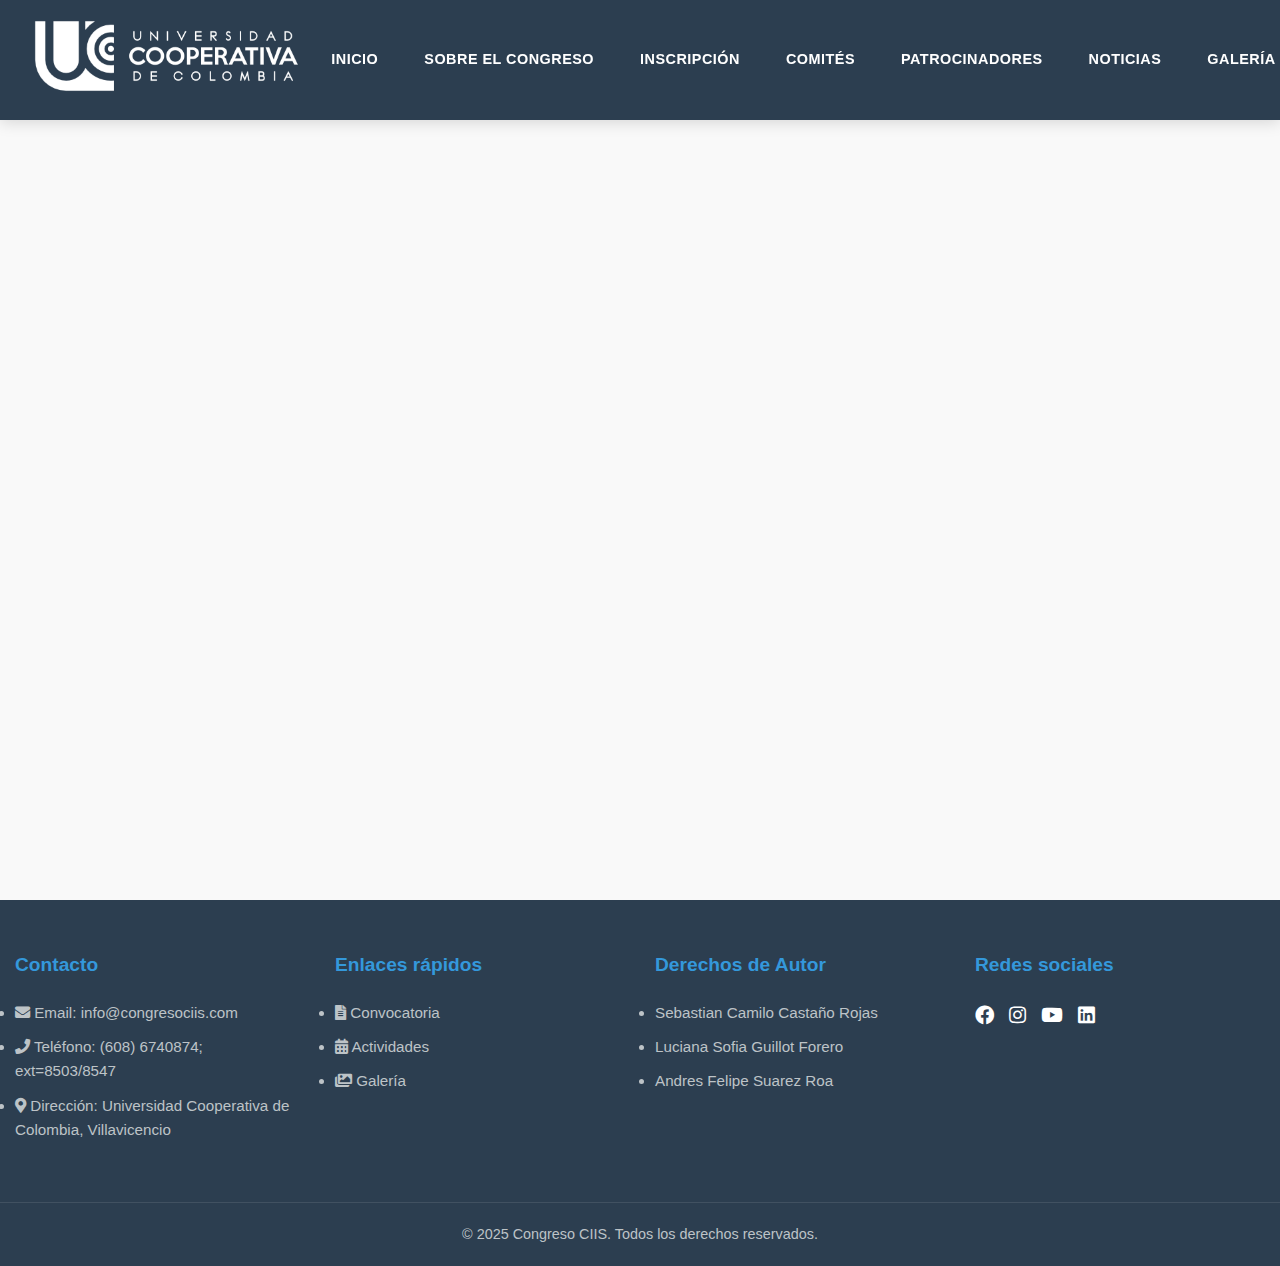
<file: SITIO/noticias.html>
<!DOCTYPE html>
<html lang="es">
<head>
    <meta charset="UTF-8">
    <meta name="CONGRESO INTERNACIONAL DE INGENIERÍA SOSTENIBLE" content="En esta pagina encontraras al CIIS">
    <meta name="viewport" content="width=device-width, initial-scale=1.0">
    <meta name="robots" content="index, follow">
    <title>CIIS - CONGRESO INTERNACIONAL DE INGENIERÍA SOSTENIBLE (CIIS 2025)</title>
    <link rel="stylesheet" href="../CSS/GUI.css">
    <!-- Para iconos de redes sociales -->
    <link rel="stylesheet" href="https://cdnjs.cloudflare.com/ajax/libs/font-awesome/5.15.4/css/all.min.css">
</head>
<script src="../JS/menu.JS"> </script>
<body>
    <header>
        <div class="container">
            <div class="logo-container">
                <a href="../index.html">
                    <img src="../Imagenes/UCC.png" alt="Logo UCC" class="logo">
                </a>
            </div>
            
            <div class="menu-toggle" id="mobile-menu">
                <div class="bar"></div>
                <div class="bar"></div>
                <div class="bar"></div>
            </div>
            
            <nav id="main-nav">
                <ul class="nav-menu">
                    <li class="nav-item"><a href="../index.html" class="nav-link">Inicio</a></li>
                    
                    <li class="nav-item dropdown">
                        <a href="../index.html" class="nav-link">Sobre el Congreso</a>
                        <div class="dropdown-content">
                            <a href="convocatoria.html">Convocatoria</a>
                            <a href="workshops.html">Workshops</a>
                            <a href="programación.html">Actividades</a>
                        </div>
                    </li>
                    
                    <li class="nav-item"><a href="inscripcion.html" class="nav-link">Inscripción</a></li>
                    <li class="nav-item"><a href="comites.html" class="nav-link">Comités</a></li>
                    <li class="nav-item"><a href="patrocinadores.html" class="nav-link">Patrocinadores</a></li>
                    <li class="nav-item"><a href="noticias.html" class="nav-link">Noticias</a></li>
                    <li class="nav-item"><a href="galeria.html" class="nav-link">Galería</a></li>
                </ul>
            </nav>
        </div>
    </header>

    <main>
        <!-- Tu contenido principal aquí -->
    </main>
    
    <footer>
        <div class="container">
            <div class="footer-content">
                <div class="footer-section">
                    <h4>Contacto</h4>
                    <li><a href="convocatoria.html"><i class="fas fa-envelope"></a></i> Email: info@congresociis.com</li>
                    <li><a href="convocatoria.html"><i class="fas fa-phone"></a></i> Teléfono: (608) 6740874; ext=8503/8547</li>
                    <li><a href="https://www.google.com/maps/dir//Universidad+Cooperativa+de+Colombia,+Cra+22+No.+7+%E2%80%93+06+Sur,+La+Rosita,+Villavicencio,+Meta/@4.116019,-73.6282276,15z/data=!4m8!4m7!1m0!1m5!1m1!1s0x8e3e2e5f28aa3c41:0xc0e6ee115b961d89!2m2!1d-73.6091732!2d4.116019?entry=ttu&g_ep=EgoyMDI1MDgxOS4wIKXMDSoASAFQAw%3D%3D"><i class="fas fa-map-marker-alt"></i> Dirección: Universidad Cooperativa de Colombia, Villavicencio</a></li>
                </div>
                <div class="footer-section">
                    <h4>Enlaces rápidos</h4>
                    <ul>
                        <li><a href="./convocatoria.html"><i class="fas fa-file-alt"></i> Convocatoria</a></li>
                        <li><a href="./programación.html"><i class="fas fa-calendar-alt"></i> Actividades</a></li>
                        <li><a href="./galeria.html"><i class="fas fa-images"></i> Galería</a></li>
                    </ul>
                </div>
                
                <div class="footer-section">
                    <h4>Derechos de Autor</h4>
                    <ul>
                        <li><a href="https://www.linkedin.com/in/sebastian-camilo-casta%C3%B1o-rojas-a45510381"></i> Sebastian Camilo Castaño Rojas</a></li>
                        <li><a href="https://co.linkedin.com/in/luciana-sofia-guillot-forero-0a3547381"></i> Luciana Sofia Guillot Forero</a></li>
                        <li><a href="https://www.linkedin.com/in/andres-suarez-6a7438381/"></i> Andres Felipe Suarez Roa</a></li>
                    </ul>
                </div>

                <div class="footer-section">
                    <h4>Redes sociales</h4>
                    <div class="social-icons">
                        <a href="https://www.facebook.com/UCCVillavo/?locale=es_LA" aria-label="Facebook"><i class="fab fa-facebook"></i></a>
                        <a href="https://www.instagram.com/ucc_villavicencio/?hl=es" aria-label="Instagram"><i class="fab fa-instagram"></i></a>
                        <a href="https://www.youtube.com/@UCCVillavo" aria-label="YouTube"><i class="fab fa-youtube"></i></a>
                        <a href="https://www.linkedin.com/school/universidad-cooperativa-de-colombia/posts/?feedView=all" aria-label="LinkedIn"><i class="fab fa-linkedin"></i></a>
                    </div>
                </div>
            </div>
            <div class="copyright">
                <p>&copy; 2025 Congreso CIIS. Todos los derechos reservados.</p>
            </div>
        </div>
    </footer>
</body>
</html>
</file>
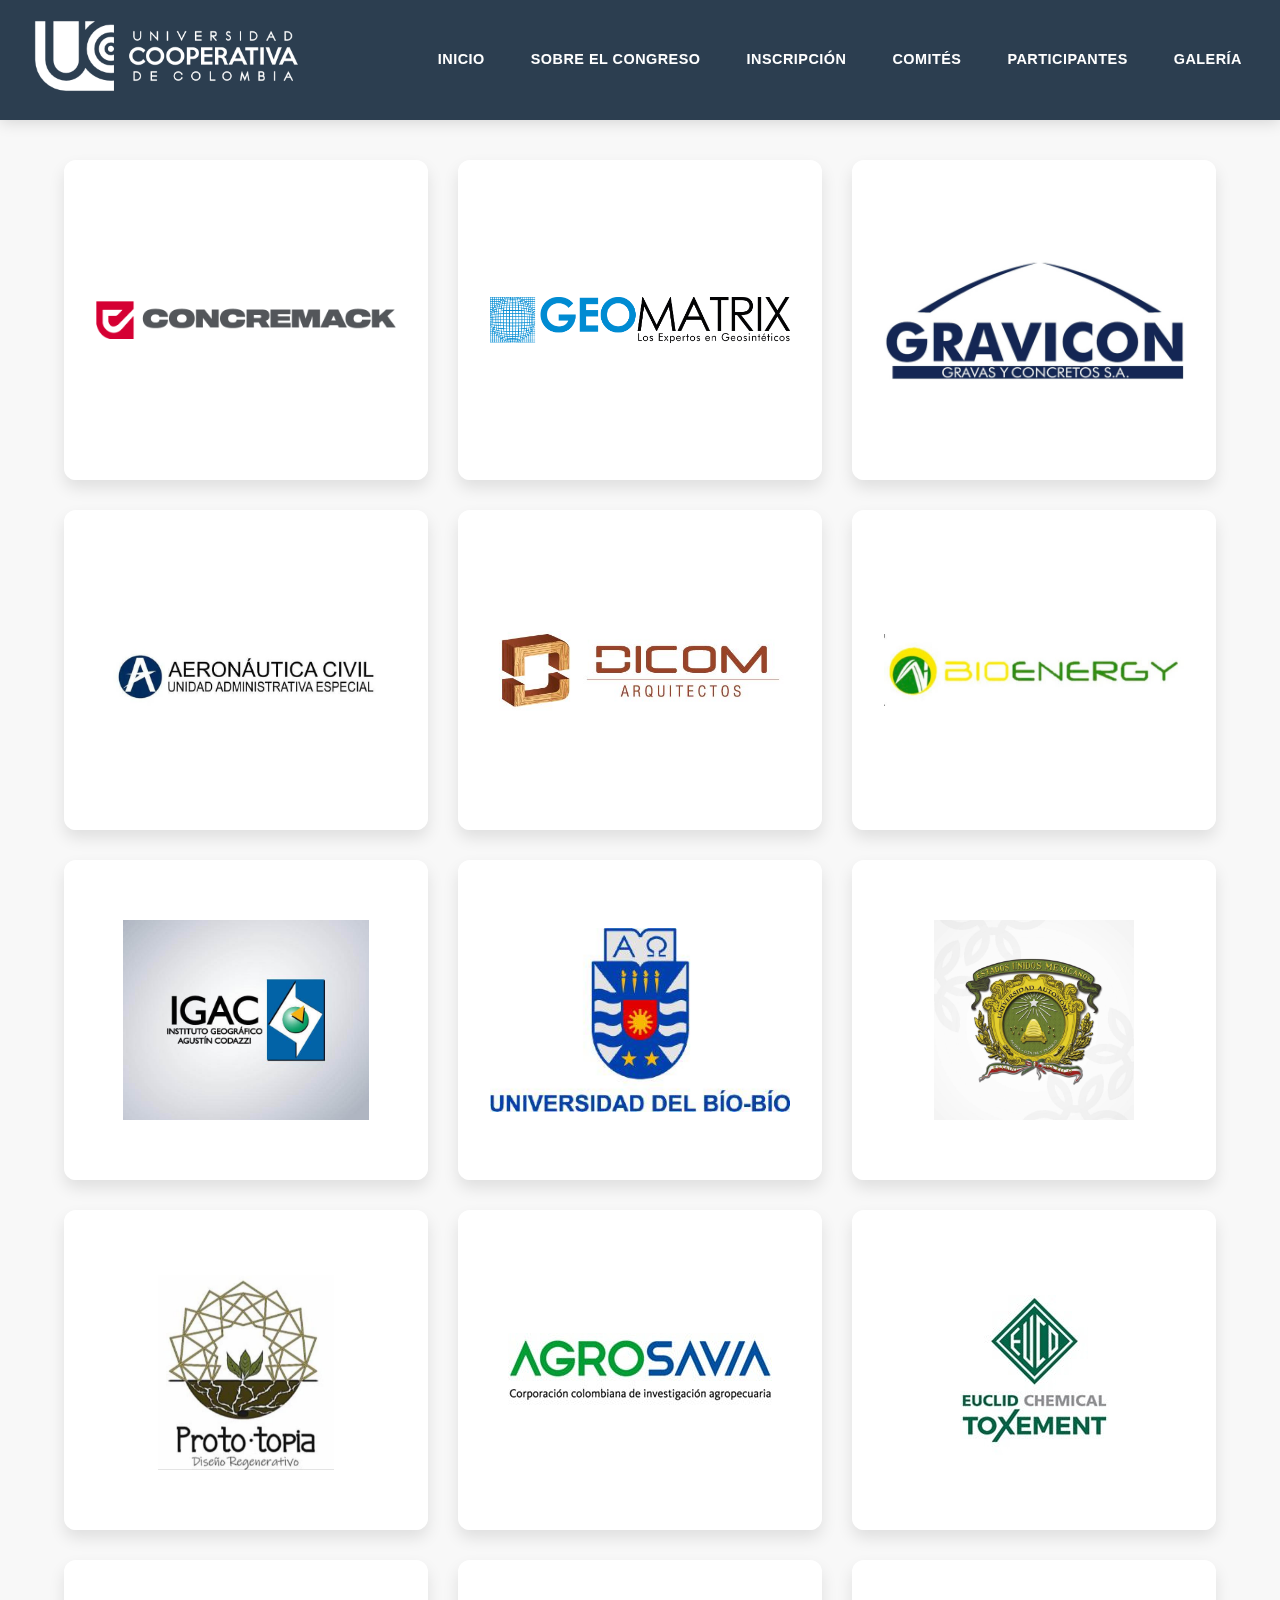
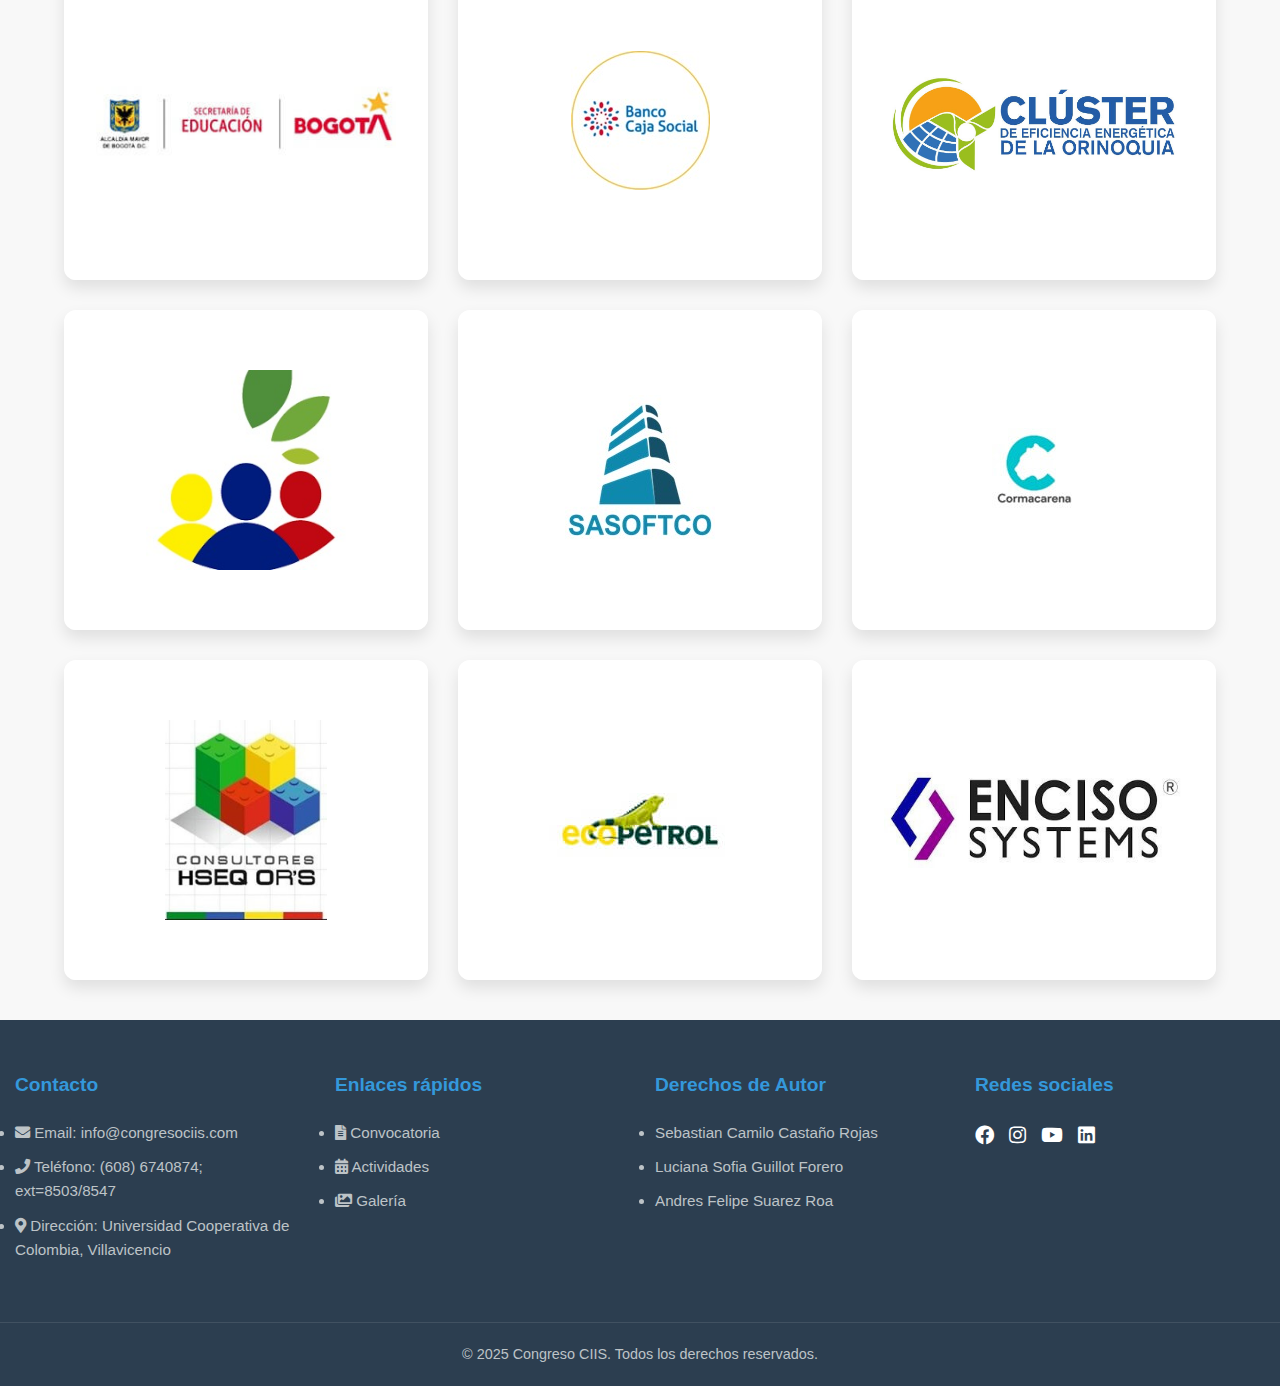
<file: SITIO/patrocinadores.html>
<!DOCTYPE html>
<html lang="es">
<head>
    <meta charset="UTF-8">
    <meta name="CONGRESO INTERNACIONAL DE INGENIERÍA SOSTENIBLE" content="En esta pagina encontraras al CIIS">
    <meta name="viewport" content="width=device-width, initial-scale=1.0">
    <meta name="robots" content="index, follow">
    <title>CIIS - CONGRESO INTERNACIONAL DE INGENIERÍA SOSTENIBLE (CIIS 2025)</title>
    <link rel="stylesheet" href="../CSS/GUI.css">
    <link rel="stylesheet" href="../CSS/patrocinadores.css">
    <!-- Para iconos de redes sociales -->
    <link rel="stylesheet" href="https://cdnjs.cloudflare.com/ajax/libs/font-awesome/5.15.4/css/all.min.css">
</head>
 <script src="../JS/menu.JS"> </script>
<body>
    <header>
        <div class="container">
            <div class="logo-container">
                <a href="../index.html">
                    <img src="../Imagenes/UCC.png" alt="Logo UCC" class="logo">
                </a>
            </div>
            
            <div class="menu-toggle" id="mobile-menu">
                <div class="bar"></div>
                <div class="bar"></div>
                <div class="bar"></div>
            </div>
            
            <nav id="main-nav">
                <ul class="nav-menu">
                    <li class="nav-item"><a href="../index.html" class="nav-link">Inicio</a></li>
                    
                    <li class="nav-item dropdown">
                        <a href="../index.html" class="nav-link">Sobre el Congreso</a>
                        <div class="dropdown-content">
                            <a href="convocatoria.html">Convocatoria</a>
                            <a href="workshops.html">Workshops</a>
                            <a href="programación.html">Actividades</a>
                        </div>
                    </li>
                    
                    <li class="nav-item"><a href="inscripcion.html" class="nav-link">Inscripción</a></li>
                    <li class="nav-item"><a href="comites.html" class="nav-link">Comités</a></li>
                    <li class="nav-item"><a href="patrocinadores.html" class="nav-link">Participantes</a></li>
                    
                    <li class="nav-item"><a href="galeria.html" class="nav-link">Galería</a></li>
                </ul>
            </nav>
        </div>
    </header>

   <main>
        <section class="empresas-container">
            <div class="empresas-grid">
                <!-- Concremack -->
                <div class="empresa-card">
                    <div class="card-inner">
                        <div class="card-front">
                            <img src="../Imagenes/Recurso 11Concremack largo color.png" alt="Concremack">
                        </div>
                        <div class="card-back">
                            <p>Concremack ofrece concreto premezclado de alto desempeño, con un enfoque en calidad, innovación y sostenibilidad. Atiende proyectos exigentes en infraestructura, vivienda, industria y Oil & Gas, reduciendo el impacto ambiental y apoyando comunidades a través de iniciativas sociales.</p>
                        </div>
                    </div>
                </div>

                <!-- Geomatrix -->
                <div class="empresa-card">
                    <div class="card-inner">
                        <div class="card-front">
                            <img src="../Imagenes/LOGO GEOMATRIX 2025 FONDO BLANCO.png" alt="Geomatrix">
                        </div>
                        <div class="card-back">
                            <p>Geomatrix es el mayor fabricante latinoamericano especializado en geosintéticos de alto desempeño. Con más de 75 años de trayectoria textil y 22 años en el sector, desarrolla soluciones innovadoras para la ingeniería, aportando tecnología y calidad al futuro de la construcción.</p>
                        </div>
                    </div>
                </div>

                <!-- Gravicon -->
                <div class="empresa-card">
                    <div class="card-inner">
                        <div class="card-front">
                            <img src="../Imagenes/Gravicon.jpg" alt="Gravicon">
                        </div>
                        <div class="card-back">
                            <p>Empresa preferida por la industria de la construcción, para el suministro de agregados y concreto premezclado, garantizando la calidad de nuestros productos, incrementando la capacidad de producción y de gestión empresarial; a través de un compromiso de liderazgo para la toma de decisiones, estableciendo la seguridad laboral como factor decisor de comportamiento y la mejora de las competencias de nuestros colaboradores.</p>
                        </div>
                    </div>
                </div>

                <!-- Aeronáutica Civil -->
                <div class="empresa-card">
                    <div class="card-inner">
                        <div class="card-front">
                            <img src="../Imagenes/AereoNautica.jpg" alt="Aeronáutica Civil">
                        </div>
                        <div class="card-back">
                            <p>La Aeronáutica Civil es la entidad encargada de vigilar y controlar el espacio aéreo colombiano, promoviendo una aviación segura, eficiente y sostenible. Su misión es fortalecer la conectividad del país, impulsar la industria aérea y formar talento humano de excelencia.</p>
                        </div>
                    </div>
                </div>

                <!-- Dicom -->
                <div class="empresa-card">
                    <div class="card-inner">
                        <div class="card-front">
                            <img src="../Imagenes/Dicom.jpg" alt="Dicom">
                        </div>
                        <div class="card-back">
                            <p>DICOM Arquitectos es una empresa especializada en construcción con madera, que combina tradición, innovación y respeto por la naturaleza. Con más de 12 años de experiencia, desarrolla proyectos con valor agregado junto a arquitectos, ingenieros y artesanos apasionados por este material.</p>
                        </div>
                    </div>
                </div>

                <!-- BioEnergy -->
                <div class="empresa-card">
                    <div class="card-inner">
                        <div class="card-front">
                            <img src="../Imagenes/BioEnergy.jpg" alt="BioEnergy">
                        </div>
                        <div class="card-back">
                            <p>Es la primera empresa agroindustrial de la Orinoquía dedicada a la producción de etanol en Colombia. Utiliza caña de azúcar cultivada en la altillanura y tecnología de última generación para optimizar el uso del agua y del suelo.</p>
                        </div>
                    </div>
                </div>

                <!-- IGAC -->
                <div class="empresa-card">
                    <div class="card-inner">
                        <div class="card-front">
                            <img src="../Imagenes/IGAC.jpg" alt="IGAC">
                        </div>
                        <div class="card-back">
                            <p>El IGAC es la entidad responsable de la cartografía oficial de Colombia, el catastro nacional, el inventario de suelos y las investigaciones geográficas para el desarrollo territorial. También lidera la formación en tecnologías geoespaciales y coordina la Infraestructura Colombiana de Datos Espaciales (ICDE).</p>
                        </div>
                    </div>
                </div>

                <!-- Universidad del Bío-Bío -->
                <div class="empresa-card">
                    <div class="card-inner">
                        <div class="card-front">
                            <img src="../Imagenes/UniBioBio.jpg" alt="Universidad del Bío-Bío">
                        </div>
                        <div class="card-back">
                            <p>La Universidad del Bío-Bío es una institución pública chilena con sólida trayectoria en formación profesional, investigación y desarrollo regional. Promueve la excelencia, la diversidad y el compromiso social a través de un modelo educativo integral.</p>
                        </div>
                    </div>
                </div>

                <!-- Universidad Autónoma del Estado de México -->
                <div class="empresa-card">
                    <div class="card-inner">
                        <div class="card-front">
                            <img src="../Imagenes/UniMexico.jpg" alt="Universidad Autónoma del Estado de México">
                        </div>
                        <div class="card-back">
                            <p>Institución pública de educación superior reconocida por su amplia oferta académica, la calidad de su enseñanza y su compromiso con la investigación. Promueve la innovación, la inclusión y la formación integral de sus estudiantes.</p>
                        </div>
                    </div>
                </div>

                <!-- Prototopía  -->
                <div class="empresa-card">
                    <div class="card-inner">
                        <div class="card-front">
                            <img src="../Imagenes/Prototopia.jpg" alt="Prototopía ">
                        </div>
                        <div class="card-back">
                            <p>Prototopía es una iniciativa dedicada al diseño regenerativo que integra permacultura, bioarquitectura y agroforestería. Su propósito es crear soluciones sostenibles que promuevan la salud del planeta y el equilibrio entre las comunidades y la naturaleza.</p>
                        </div>
                    </div>
                </div>

                <!-- Agrosavia  -->
                <div class="empresa-card">
                    <div class="card-inner">
                        <div class="card-front">
                            <img src="../Imagenes/Agrosavia.jpg" alt="Agrosavia ">
                        </div>
                        <div class="card-back">
                            <p>La Corporación Colombiana de Investigación Agropecuaria (AGROSAVIA) es una entidad pública dedicada a generar conocimiento y desarrollar tecnologías para el sector agropecuario. Su labor se centra en la investigación, adaptación y transferencia de innovaciones que fortalecen la competitividad, promueven la sostenibilidad y mejoran la calidad de vida de productores y consumidores en Colombia.</p>
                        </div>
                    </div>
                </div>

                <!-- Toxement  -->
                <div class="empresa-card">
                    <div class="card-inner">
                        <div class="card-front">
                            <img src="../Imagenes/Toxement.jpg" alt="Toxement ">
                        </div>
                        <div class="card-back">
                            <p>Euclid Chemical Toxement es líder en innovación, diseño y fabricación de productos químicos para la construcción. Con más de 70 años de trayectoria y plantas en Cartagena y Tocancipá, produce aditivos, morteros y recubrimientos de alta especificación. Su constante inversión en innovación y pertenencia al Grupo RPM le permiten traer al país tecnologías de clase mundial para fortalecer la industria de la construcción.</p>
                        </div>
                    </div>
                </div>

                <!-- Secretaria de Educación Distrital  -->
                <div class="empresa-card">
                    <div class="card-inner">
                        <div class="card-front">
                            <img src="../Imagenes/Secretaria_de_Educacion_Distrital.jpg" alt="Secretaria de Educación Distrital ">
                        </div>
                        <div class="card-back">
                            <p>La Secretaría de Educación Distrital es la entidad pública encargada de liderar, planear y gestionar las políticas educativas en el distrito. Su misión es garantizar el acceso, la permanencia y la calidad de la educación, promoviendo la inclusión, la equidad y el desarrollo integral de niños, jóvenes y adultos.</p>
                        </div>
                    </div>
                </div>

                <!-- Banco Caja Social  -->
                <div class="empresa-card">
                    <div class="card-inner">
                        <div class="card-front">
                            <img src="../Imagenes/Banco_Caja_Social.jpg" alt="Banco Caja Social ">
                        </div>
                        <div class="card-back">
                            <p>El Banco Caja Social es una entidad financiera colombiana con más de un siglo de trayectoria, reconocida como el “Banco Amigo” por su compromiso con la inclusión y el progreso de las familias, los microempresarios y las pequeñas empresas. Su propósito es promover el desarrollo social y económico a través de soluciones financieras accesibles y responsables.</p>
                        </div>
                    </div>
                </div>

                <!-- Clúster Eficiencia Energética de la Orinoquía   -->
                <div class="empresa-card">
                    <div class="card-inner">
                        <div class="card-front">
                            <img src="../Imagenes/Cluster_de_la_Eficiencia_Energetica.jpg" alt="Clúster Eficiencia Energética de la Orinoquía ">
                        </div>
                        <div class="card-back">
                            <p>El Clúster de Eficiencia Energética de la Orinoquía impulsa la competitividad regional mediante la promoción de soluciones sostenibles en el uso de la energía. Reúne empresas, instituciones y aliados estratégicos para fortalecer la innovación, la productividad y el desarrollo económico con enfoque ambiental.</p>
                        </div>
                    </div>
                </div>

                <!-- IOTCORP   -->
                <div class="empresa-card">
                    <div class="card-inner">
                        <div class="card-front">
                            <img src="../Imagenes/IOTCORP.jpg" alt="IOTCORP">
                        </div>
                        <div class="card-back">
                            <p>IOTCorp es una empresa con 7 años de experiencia en domótica, GPS, automatización e impresión 3D. Combina ciencia, tecnología e ingeniería para ofrecer soluciones innovadoras que facilitan la vida de sus clientes y optimizan procesos en el hogar y la industria.</p>
                        </div>
                    </div>
                </div>

                <!-- SASOFTCO   -->
                <div class="empresa-card">
                    <div class="card-inner">
                        <div class="card-front">
                            <img src="../Imagenes/SASOFTCO.jpg" alt="SASOFTCO">
                        </div>
                        <div class="card-back">
                            <p>SASOFTCO es una empresa de expertos en transformación digital y tecnología de la información, dedicada a diseñar y gestionar proyectos de TI en diversos sectores. Con experiencia en arquitectura empresarial, metodologías ágiles y consultoría tecnológica, impulsa la innovación tanto en el ámbito privado como en el público.</p>
                        </div>
                    </div>
                </div>

                <!-- Cormacarena   -->
                <div class="empresa-card">
                    <div class="card-inner">
                        <div class="card-front">
                            <img src="../Imagenes/Cormacarena.jpg" alt="Cormacarena">
                        </div>
                        <div class="card-back">
                            <p>Cormacarena es la autoridad ambiental del departamento del Meta, encargada de administrar y proteger los recursos naturales, promover el desarrollo sostenible y garantizar la conservación de la biodiversidad en la región.</p>
                        </div>
                    </div>
                </div>

                <!-- Consultores HSEQ OR´S   -->
                <div class="empresa-card">
                    <div class="card-inner">
                        <div class="card-front">
                            <img src="../Imagenes/Consultores.jpg" alt="Consultores HSEQ OR´S">
                        </div>
                        <div class="card-back">
                            <p>Consultores HSEQ ORS es una organización con más de 10 años de experiencia en la creación de ambientes laborales más humanos, felices y productivos. A través de metodologías innovadoras como la gamificación y la narrativa transmedia, impulsa a las empresas a alcanzar sus metas corporativas, fomentando la creatividad, la cooperación y la excelencia en el trabajo.</p>
                        </div>
                    </div>
                </div>

                <!-- Ecopetrol   -->
                <div class="empresa-card">
                    <div class="card-inner">
                        <div class="card-front">
                            <img src="../Imagenes/Ecopetrol.jpg" alt="Ecopetrol">
                        </div>
                        <div class="card-back">
                            <p>Ecopetrol S.A. es la principal compañía de energía de Colombia y una de las más grandes de América Latina. Participa en toda la cadena de los hidrocarburos —exploración, producción, transporte, refinación y comercialización— y tiene presencia en biocombustibles, transmisión de energía e infraestructura vial. </p>
                        </div>
                    </div>
                </div>

                <!-- Enciso System   -->
                <div class="empresa-card">
                    <div class="card-inner">
                        <div class="card-front">
                            <img src="../Imagenes/Enciso.jpg" alt="Enciso System">
                        </div>
                        <div class="card-back">
                            <p>Enciso Systems es una empresa colombiana de tecnología fundada en 2020 que diseña y desarrolla software a la medida para resolver desafíos en sectores especializados como la ciencia, la industria y la sociedad. Sus soluciones abarcan desde la gestión de datos satelitales hasta aplicaciones móviles para productores rurales, ofreciendo innovación práctica, escalable y centrada en el ser humano.</p>
                        </div>
                    </div>
                </div>

            </div>
        </section>
    </main>

    <footer>
        <div class="container">
            <div class="footer-content">
                <div class="footer-section">
                    <h4>Contacto</h4>
                    <li><a href="convocatoria.html"><i class="fas fa-envelope"></a></i> Email: info@congresociis.com</li>
                    <li><a href="convocatoria.html"><i class="fas fa-phone"></a></i> Teléfono: (608) 6740874; ext=8503/8547</li>
                    <li><a href="https://www.google.com/maps/dir//Universidad+Cooperativa+de+Colombia,+Cra+22+No.+7+%E2%80%93+06+Sur,+La+Rosita,+Villavicencio,+Meta/@4.116019,-73.6282276,15z/data=!4m8!4m7!1m0!1m5!1m1!1s0x8e3e2e5f28aa3c41:0xc0e6ee115b961d89!2m2!1d-73.6091732!2d4.116019?entry=ttu&g_ep=EgoyMDI1MDgxOS4wIKXMDSoASAFQAw%3D%3D"><i class="fas fa-map-marker-alt"></i> Dirección: Universidad Cooperativa de Colombia, Villavicencio</a></li>
                </div>
                <div class="footer-section">
                    <h4>Enlaces rápidos</h4>
                    <ul>
                        <li><a href="./convocatoria.html"><i class="fas fa-file-alt"></i> Convocatoria</a></li>
                        <li><a href="./programación.html"><i class="fas fa-calendar-alt"></i> Actividades</a></li>
                        <li><a href="./galeria.html"><i class="fas fa-images"></i> Galería</a></li>
                    </ul>
                </div>

                <div class="footer-section">
                    <h4>Derechos de Autor</h4>
                    <ul>
                        <li><a href="https://www.linkedin.com/in/sebastian-camilo-casta%C3%B1o-rojas-a45510381"></i> Sebastian Camilo Castaño Rojas</a></li>
                        <li><a href="https://co.linkedin.com/in/luciana-sofia-guillot-forero-0a3547381"></i> Luciana Sofia Guillot Forero</a></li>
                        <li><a href="https://www.linkedin.com/in/andres-suarez-6a7438381/"></i> Andres Felipe Suarez Roa</a></li>
                    </ul>
                </div>
                
                <div class="footer-section">
                    <h4>Redes sociales</h4>
                    <div class="social-icons">
                        <a href="https://www.facebook.com/UCCVillavo/?locale=es_LA" aria-label="Facebook"><i class="fab fa-facebook"></i></a>
                        <a href="https://www.instagram.com/ucc_villavicencio/?hl=es" aria-label="Instagram"><i class="fab fa-instagram"></i></a>
                        <a href="https://www.youtube.com/@UCCVillavo" aria-label="YouTube"><i class="fab fa-youtube"></i></a>
                        <a href="https://www.linkedin.com/school/universidad-cooperativa-de-colombia/posts/?feedView=all" aria-label="LinkedIn"><i class="fab fa-linkedin"></i></a>
                    </div>
                </div>
            </div>
            <div class="copyright">
                <p>&copy; 2025 Congreso CIIS. Todos los derechos reservados.</p>
            </div>
        </div>
    </footer>
</body>
</html>
</file>
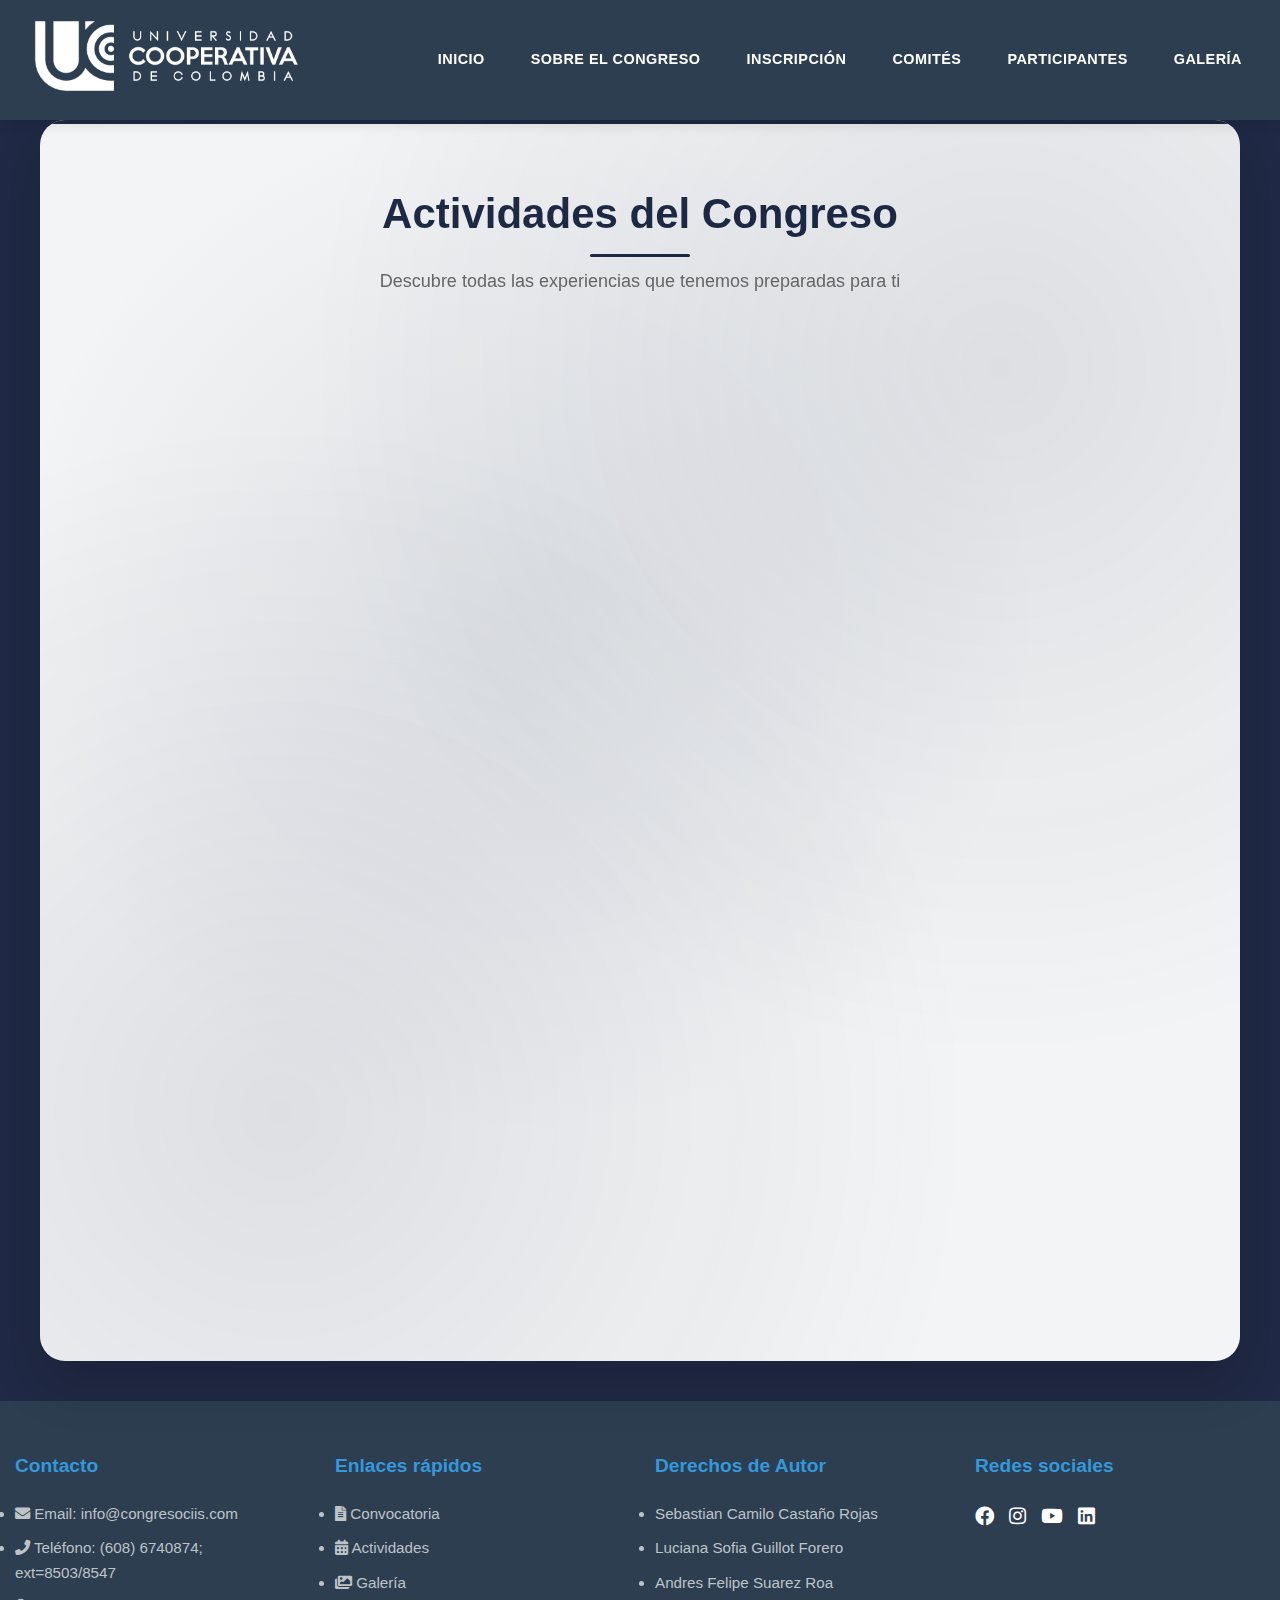
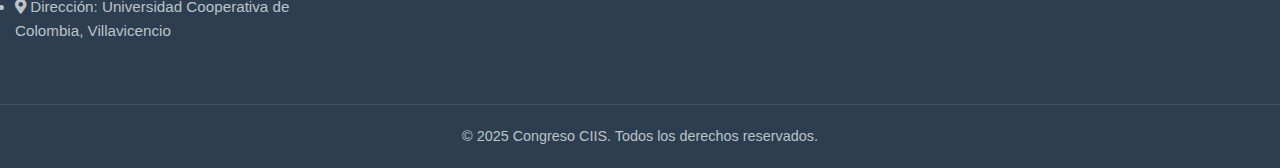
<file: SITIO/programación.html>
<!DOCTYPE html>
<html lang="es">
<head>
    <meta charset="UTF-8">
    <meta name="CONGRESO INTERNACIONAL DE INGENIERÍA SOSTENIBLE" content="En esta pagina encontraras al CIIS">
    <meta name="viewport" content="width=device-width, initial-scale=1.0">
    <meta name="robots" content="index, follow">
    <title>CIIS - CONGRESO INTERNACIONAL DE INGENIERÍA SOSTENIBLE (CIIS 2025)</title>
    <link rel="stylesheet" href="../CSS/GUI.css">
    <link rel="stylesheet" href="../CSS/programacion.css">
    <!-- Para iconos de redes sociales -->
    <link rel="stylesheet" href="https://cdnjs.cloudflare.com/ajax/libs/font-awesome/5.15.4/css/all.min.css">
</head>
<script src="../JS/menu.JS"> </script>
<body>
    <header>
        <div class="container">
            <div class="logo-container">
                <a href="../index.html">
                    <img src="../Imagenes/UCC.png" alt="Logo UCC" class="logo">
                </a>
            </div>
            
            <div class="menu-toggle" id="mobile-menu">
                <div class="bar"></div>
                <div class="bar"></div>
                <div class="bar"></div>
            </div>
            
            <nav id="main-nav">
                <ul class="nav-menu">
                    <li class="nav-item"><a href="../index.html" class="nav-link">Inicio</a></li>
                    
                    <li class="nav-item dropdown">
                        <a href="../index.html" class="nav-link">Sobre el Congreso</a>
                        <div class="dropdown-content">
                            <a href="convocatoria.html">Convocatoria</a>
                            <a href="workshops.html">Workshops</a>
                            <a href="programación.html">Actividades</a>
                        </div>
                    </li>
                    
                    <li class="nav-item"><a href="inscripcion.html" class="nav-link">Inscripción</a></li>
                    <li class="nav-item"><a href="comites.html" class="nav-link">Comités</a></li>
                    <li class="nav-item"><a href="patrocinadores.html" class="nav-link">Participantes</a></li>
                    
                    <li class="nav-item"><a href="galeria.html" class="nav-link">Galería</a></li>
                </ul>
            </nav>
        </div>
    </header>

    <main>
        <section class="programa-seccion">
            <h2 class="titulo-seccion">Actividades del Congreso</h2>
            <p class="subtitulo">Descubre todas las experiencias que tenemos preparadas para ti</p>
            
            <div class="tarjetas-contenedor">
                <div class="tarjeta">
                    <div class="tarjeta-icono">
                        <i class="fas fa-tools"></i>
                    </div>
                    <h3>Talleres</h3>
                    <p>Espacios prácticos para el aprendizaje y la innovación en sostenibilidad.</p>
                </div>
                
                <div class="tarjeta">
                    <div class="tarjeta-icono">
                        <i class="fas fa-microphone"></i>
                    </div>
                    <h3>Conferencias</h3>
                    <p>Plenarias con conferencistas internacionales.</p>
                </div>
                
                <div class="tarjeta">
                    <div class="tarjeta-icono">
                        <i class="fas fa-comments"></i>
                    </div>
                    <h3>Charlas</h3>
                    <p>Conversaciones abiertas sobre temáticas actuales sobre el impacto de la ingenieria en la sostenibilidad.</p>
                </div>
                
                <div class="tarjeta">
                    <div class="tarjeta-icono">
                        <i class="fas fa-chalkboard-teacher"></i>
                    </div>
                    <h3>Ponencias</h3>
                    <p>Ponencias nacionales e internacionales.</p>
                </div>
                
                <div class="tarjeta">
                    <div class="tarjeta-icono">
                        <i class="fas fa-theater-masks"></i>
                    </div>
                    <h3>Actos Culturales</h3>
                    <p>Actividades artísticas y culturales para resaltar la identidad regional.</p>
                </div>
                
                <div class="tarjeta">
                    <div class="tarjeta-icono">
                        <i class="fas fa-seedling"></i>
                    </div>
                    <h3>Encuentro Semilleristas</h3>
                    <p>Espacios de interacción entre grupos de investigación estudiantil.</p>
                </div>
                
                <div class="tarjeta">
                    <div class="tarjeta-icono">
                        <i class="fas fa-laptop"></i>
                    </div>
                    <h3>Intercambio Academico</h3>
                    <p>Intercambio de experiencias académicas en contextos internacionales</p>
                </div>
            </div>
        </section>
    </main>
    
    <footer>
        <div class="container">
            <div class="footer-content">
                <div class="footer-section">
                    <h4>Contacto</h4>
                    <li><a href="convocatoria.html"><i class="fas fa-envelope"></a></i> Email: info@congresociis.com</li>
                    <li><a href="convocatoria.html"><i class="fas fa-phone"></a></i> Teléfono: (608) 6740874; ext=8503/8547</li>
                    <li><a href="https://www.google.com/maps/dir//Universidad+Cooperativa+de+Colombia,+Cra+22+No.+7+%E2%80%93+06+Sur,+La+Rosita,+Villavicencio,+Meta/@4.116019,-73.6282276,15z/data=!4m8!4m7!1m0!1m5!1m1!1s0x8e3e2e5f28aa3c41:0xc0e6ee115b961d89!2m2!1d-73.6091732!2d4.116019?entry=ttu&g_ep=EgoyMDI1MDgxOS4wIKXMDSoASAFQAw%3D%3D"><i class="fas fa-map-marker-alt"></i> Dirección: Universidad Cooperativa de Colombia, Villavicencio</a></li>
                </div>
                <div class="footer-section">
                    <h4>Enlaces rápidos</h4>
                    <ul>
                        <li><a href="./convocatoria.html"><i class="fas fa-file-alt"></i> Convocatoria</a></li>
                        <li><a href="./programación.html"><i class="fas fa-calendar-alt"></i> Actividades</a></li>
                        <li><a href="./galeria.html"><i class="fas fa-images"></i> Galería</a></li>
                    </ul>
                </div>

                <div class="footer-section">
                    <h4>Derechos de Autor</h4>
                    <ul>
                        <li><a href="https://www.linkedin.com/in/sebastian-camilo-casta%C3%B1o-rojas-a45510381"></i> Sebastian Camilo Castaño Rojas</a></li>
                        <li><a href="https://co.linkedin.com/in/luciana-sofia-guillot-forero-0a3547381"></i> Luciana Sofia Guillot Forero</a></li>
                        <li><a href="https://www.linkedin.com/in/andres-suarez-6a7438381/"></i> Andres Felipe Suarez Roa</a></li>
                    </ul>
                </div>

                <div class="footer-section">
                    <h4>Redes sociales</h4>
                    <div class="social-icons">
                        <a href="https://www.facebook.com/UCCVillavo/?locale=es_LA" aria-label="Facebook"><i class="fab fa-facebook"></i></a>
                        <a href="https://www.instagram.com/ucc_villavicencio/?hl=es" aria-label="Instagram"><i class="fab fa-instagram"></i></a>
                        <a href="https://www.youtube.com/@UCCVillavo" aria-label="YouTube"><i class="fab fa-youtube"></i></a>
                        <a href="https://www.linkedin.com/school/universidad-cooperativa-de-colombia/posts/?feedView=all" aria-label="LinkedIn"><i class="fab fa-linkedin"></i></a>
                    </div>
                </div>
            </div>
            <div class="copyright">
                <p>&copy; 2025 Congreso CIIS. Todos los derechos reservados.</p>
            </div>
        </div>
    </footer>
</body>
</html>
</file>
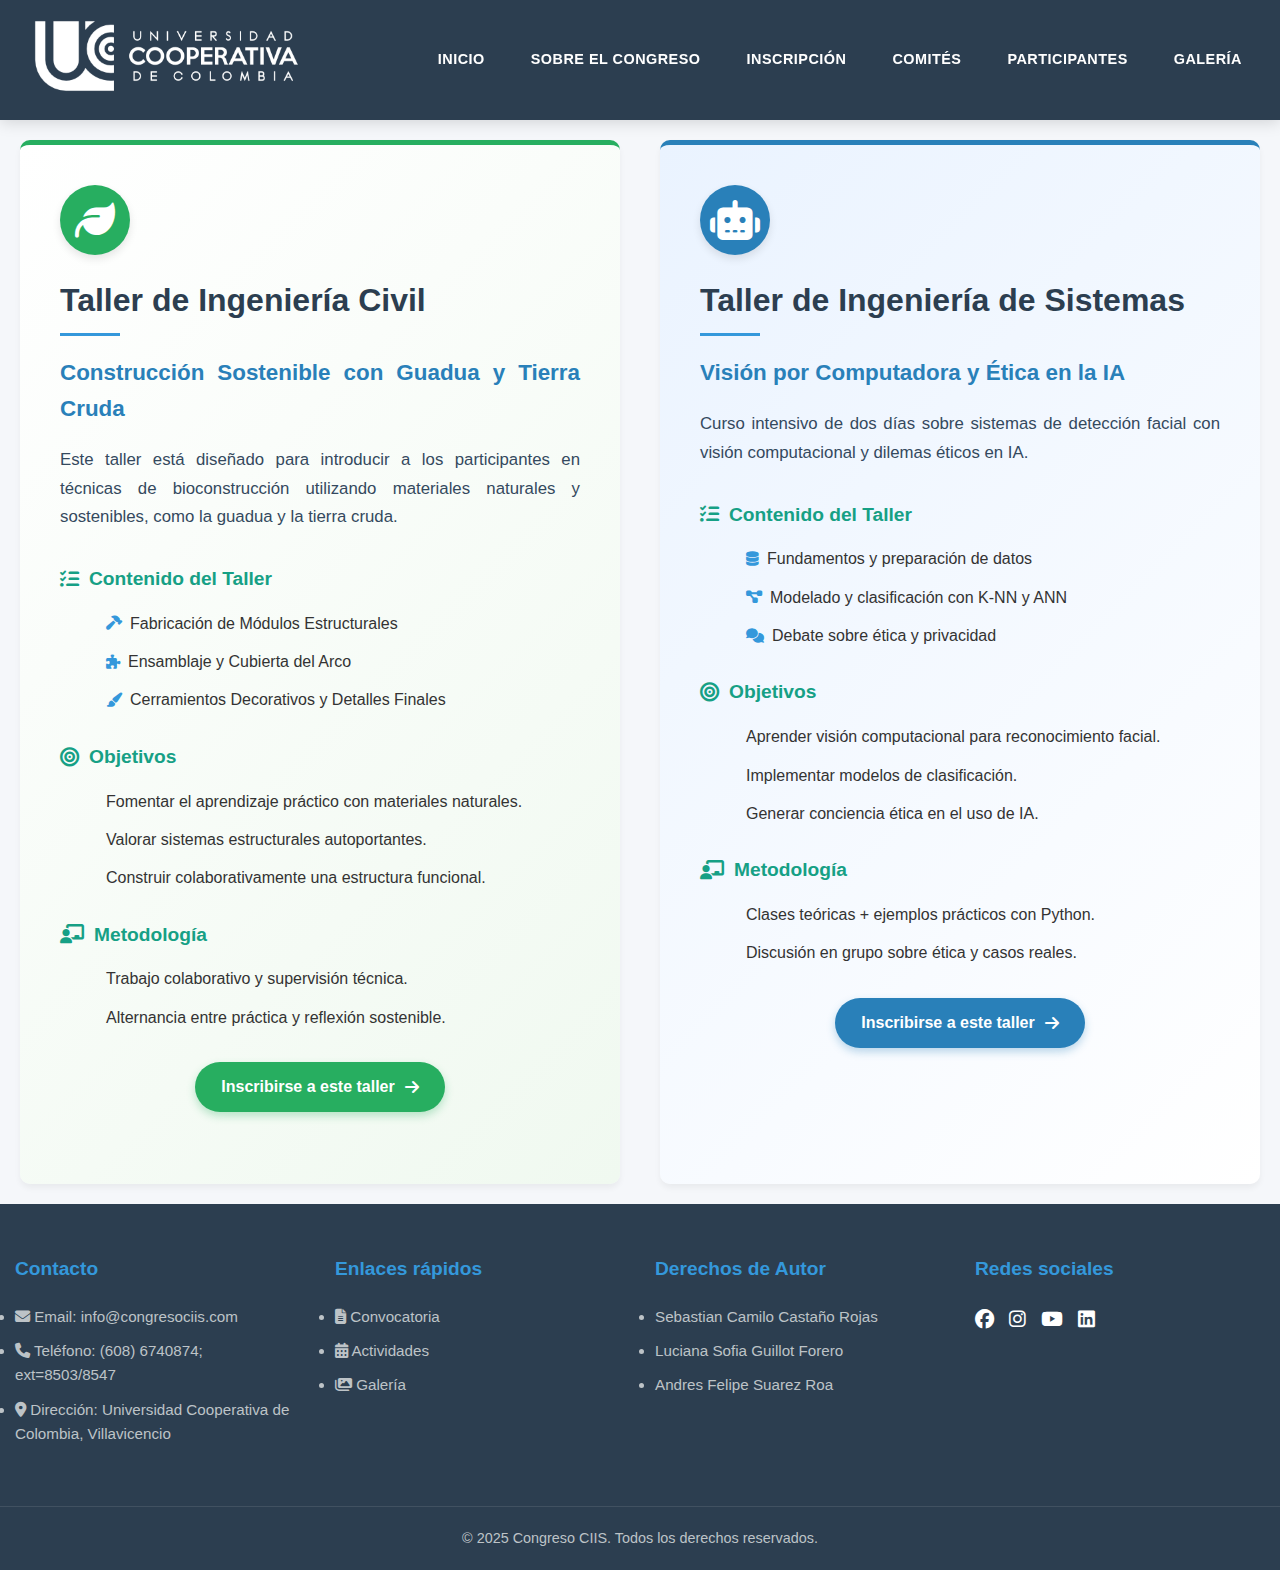
<file: SITIO/workshops.html>
<!DOCTYPE html>
<html lang="es">
<head>
    <meta charset="UTF-8">
    <meta name="description" content="Talleres del Congreso Internacional de Ingeniería Sostenible - CIIS 2025">
    <meta name="viewport" content="width=device-width, initial-scale=1.0">
    <meta name="robots" content="index, follow">
    <title>Talleres | Congreso Internacional de Ingeniería Sostenible (CIIS 2025)</title>
    <link rel="stylesheet" href="../CSS/GUI.css">
    <link rel="stylesheet" href="../CSS/talleres.css">
    <link rel="stylesheet" href="https://cdnjs.cloudflare.com/ajax/libs/font-awesome/6.4.0/css/all.min.css">
</head>
 <script src="../JS/menu.JS"> </script>
<body>
    <header>
        <div class="container">
            <div class="logo-container">
                <a href="../index.html">
                    <img src="../Imagenes/UCC.png" alt="Logo UCC" class="logo">
                </a>
            </div>
            
            <div class="menu-toggle" id="mobile-menu">
                <div class="b   ar"></div>
                <div class="bar"></div>
                <div class="bar"></div>
            </div>
            
            <nav id="main-nav">
                <ul class="nav-menu">
                    <li class="nav-item"><a href="../index.html" class="nav-link">Inicio</a></li>
                    
                    <li class="nav-item dropdown">
                        <a href="../index.html" class="nav-link">Sobre el Congreso</a>
                        <div class="dropdown-content">
                            <a href="convocatoria.html">Convocatoria</a>
                            <a href="workshops.html">Workshops</a>
                            <a href="programación.html">Actividades</a>
                        </div>
                    </li>
                    
                    <li class="nav-item"><a href="inscripcion.html" class="nav-link">Inscripción</a></li>
                    <li class="nav-item"><a href="comites.html" class="nav-link">Comités</a></li>
                    <li class="nav-item"><a href="patrocinadores.html" class="nav-link">Participantes</a></li>
                    
                    <li class="nav-item"><a href="galeria.html" class="nav-link">Galería</a></li>
                </ul>
            </nav>
        </div>
    </header>

    <main class="taller-container">
        <!-- Sección Izquierda: Ingeniería Civil -->
        <section class="taller-seccion civil">
            <div class="taller-icono">
                <i class="fas fa-leaf"></i>
            </div>
            <h2 class="taller-titulo">Taller de Ingeniería Civil</h2>
            <h3 class="taller-subtitulo">Construcción Sostenible con Guadua y Tierra Cruda</h3>
            <p class="taller-descripcion">Este taller está diseñado para introducir a los participantes en técnicas de bioconstrucción utilizando materiales naturales y sostenibles, como la guadua y la tierra cruda.</p>
            
            <div class="taller-contenido">
                <h4 class="taller-encabezado"><i class="fas fa-tasks"></i> Contenido del Taller</h4>
                <ul class="taller-lista">
                    <li><i class="fas fa-hammer"></i> Fabricación de Módulos Estructurales</li>
                    <li><i class="fas fa-puzzle-piece"></i> Ensamblaje y Cubierta del Arco</li>
                    <li><i class="fas fa-paint-brush"></i> Cerramientos Decorativos y Detalles Finales</li>
                </ul>
                
                <h4 class="taller-encabezado"><i class="fas fa-bullseye"></i> Objetivos</h4>
                <ul class="taller-lista">
                    <li>Fomentar el aprendizaje práctico con materiales naturales.</li>
                    <li>Valorar sistemas estructurales autoportantes.</li>
                    <li>Construir colaborativamente una estructura funcional.</li>
                </ul>
                
                <h4 class="taller-encabezado"><i class="fas fa-chalkboard-teacher"></i> Metodología</h4>
                <ul class="taller-lista">
                    <li>Trabajo colaborativo y supervisión técnica.</li>
                    <li>Alternancia entre práctica y reflexión sostenible.</li>
                </ul>
                <div class="taller-boton-container">
                <a href="https://forms.office.com/r/LL6KgVBvtY" class="taller-boton">Inscribirse a este taller <i class="fas fa-arrow-right"></i></a>
            </div>


            </div>
            
        </section>

        <!-- Sección Derecha: Ingeniería de Sistemas -->
        <section class="taller-seccion sistemas">
            <div class="taller-icono">
                <i class="fas fa-robot"></i>
            </div>
            <h2 class="taller-titulo">Taller de Ingeniería de Sistemas</h2>
            <h3 class="taller-subtitulo">Visión por Computadora y Ética en la IA</h3>
            <p class="taller-descripcion">Curso intensivo de dos días sobre sistemas de detección facial con visión computacional y dilemas éticos en IA.</p>
            
            <div class="taller-contenido">
                <h4 class="taller-encabezado"><i class="fas fa-tasks"></i> Contenido del Taller</h4>
                <ul class="taller-lista">
                    <li><i class="fas fa-database"></i> Fundamentos y preparación de datos</li>
                    <li><i class="fas fa-project-diagram"></i> Modelado y clasificación con K-NN y ANN</li>
                    <li><i class="fas fa-comments"></i> Debate sobre ética y privacidad</li>
                </ul>
                
                <h4 class="taller-encabezado"><i class="fas fa-bullseye"></i> Objetivos</h4>
                <ul class="taller-lista">
                    <li>Aprender visión computacional para reconocimiento facial.</li>
                    <li>Implementar modelos de clasificación.</li>
                    <li>Generar conciencia ética en el uso de IA.</li>
                </ul>
                
                <h4 class="taller-encabezado"><i class="fas fa-chalkboard-teacher"></i> Metodología</h4>
                <ul class="taller-lista">
                    <li>Clases teóricas + ejemplos prácticos con Python.</li>
                    <li>Discusión en grupo sobre ética y casos reales.</li>
                </ul>
                <div class="taller-boton-container">
                <a href="https://forms.office.com/r/9FWJ8A8REs" class="taller-boton">Inscribirse a este taller <i class="fas fa-arrow-right"></i></a>
            </div>
            </div>
            
        </section>
    </main>
    
    <footer>
        <div class="container">
            <div class="footer-content">
                <div class="footer-section">
                    <h4>Contacto</h4>
                    <li><a href="convocatoria.html"><i class="fas fa-envelope"></a></i> Email: info@congresociis.com</li>
                    <li><a href="convocatoria.html"><i class="fas fa-phone"></a></i> Teléfono: (608) 6740874; ext=8503/8547</li>
                    <li><a href="https://www.google.com/maps/dir//Universidad+Cooperativa+de+Colombia,+Cra+22+No.+7+%E2%80%93+06+Sur,+La+Rosita,+Villavicencio,+Meta/@4.116019,-73.6282276,15z/data=!4m8!4m7!1m0!1m5!1m1!1s0x8e3e2e5f28aa3c41:0xc0e6ee115b961d89!2m2!1d-73.6091732!2d4.116019?entry=ttu&g_ep=EgoyMDI1MDgxOS4wIKXMDSoASAFQAw%3D%3D"><i class="fas fa-map-marker-alt"></i> Dirección: Universidad Cooperativa de Colombia, Villavicencio</a></li>
                </div>
                <div class="footer-section">
                    <h4>Enlaces rápidos</h4>
                    <ul>
                        <li><a href="./convocatoria.html"><i class="fas fa-file-alt"></i> Convocatoria</a></li>
                        <li><a href="./programación.html"><i class="fas fa-calendar-alt"></i> Actividades</a></li>
                        <li><a href="./galeria.html"><i class="fas fa-images"></i> Galería</a></li>
                    </ul>
                </div>

                <div class="footer-section">
                    <h4>Derechos de Autor</h4>
                    <ul>
                        <li><a href="https://www.linkedin.com/in/sebastian-camilo-casta%C3%B1o-rojas-a45510381"></i> Sebastian Camilo Castaño Rojas</a></li>
                        <li><a href="https://co.linkedin.com/in/luciana-sofia-guillot-forero-0a3547381"></i> Luciana Sofia Guillot Forero</a></li>
                        <li><a href="https://www.linkedin.com/in/andres-suarez-6a7438381/"></i> Andres Felipe Suarez Roa</a></li>
                    </ul>
                </div>
                
                <div class="footer-section">
                    <h4>Redes sociales</h4>
                    <div class="social-icons">
                        <a href="https://www.facebook.com/UCCVillavo/?locale=es_LA" aria-label="Facebook"><i class="fab fa-facebook"></i></a>
                        <a href="https://www.instagram.com/ucc_villavicencio/?hl=es" aria-label="Instagram"><i class="fab fa-instagram"></i></a>
                        <a href="https://www.youtube.com/@UCCVillavo" aria-label="YouTube"><i class="fab fa-youtube"></i></a>
                        <a href="https://www.linkedin.com/school/universidad-cooperativa-de-colombia/posts/?feedView=all" aria-label="LinkedIn"><i class="fab fa-linkedin"></i></a>
                    </div>
                </div>
            </div>
            </div>
            <div class="copyright">
                <p>&copy; 2025 Congreso CIIS. Todos los derechos reservados.</p>
            </div>
        </div>
    </footer>
</body>
</html>
</file>
<file: CSS/index.css>
/*IMAGEN PRINCIPAL.......*/

#hero {
    background: linear-gradient(rgba(0,0,0,0.5), rgba(0,0,0,0.5)), url('../Imagenes/fotoVillao.jpg');    background-size:cover;
    background-position: center;
    background-repeat: no-repeat;
    color: white;
    text-align: center;
    padding: 150px 0px;
    position: relative;
    display: flex;
    align-items: center;
    justify-content: center;
    min-height: 60vh;
}
#hero img{
    width: 100%;
}

#hero h1 {
    font-size: 3rem;
    margin-bottom: 20px;
    text-shadow: 2px 2px 4px rgba(0,0,0,0.5);
    animation: fadeIn 1s ease-in-out;
}


/*CIIS 2025.......*/


.info-ciis {
     margin-top: 0;
}

/* Contenedor que organiza el texto y la imagen lado a lado */
.info-ciis-container {
    display: flex;
    flex-wrap: wrap;
    align-items: center;
    justify-content: space-between;
    gap: 40px;  /* 👈 este valor controla el espacio entre texto e imagen */
}

/* Estilos del contenedor de texto */
.info-texto {
    flex: 1 1 50%;
    font-size: 1.1rem;
    color: #333;
    display: flex;                /* Para centrar verticalmente */
    flex-direction: column;
    justify-content: center;
    height: 100%;
    text-align: justify;          /* <-- Justifica el texto */
}


/* Estilo del título */
.info-texto h2 {
    margin-bottom: 20px;             /* Espacio debajo del título */
    color: #006633;                  /* Color verde institucional */
    font-size: 2rem;                 /* Tamaño grande del título */
    
}

/* Contenedor de la imagen */
.info-imagen {
    flex: 1 1 40%;                    /* Ocupa 40% del ancho disponible, también flexible */
    text-align: center;              /* Centra la imagen dentro de su contenedor */
}

/* Imagen como tal */
.info-imagen img {
    max-width: 100%;                 /* La imagen no sobrepasa el ancho de su contenedor */
    height: auto;                    /* Mantiene proporción de la imagen */
    border-radius: 15px;             /* Bordes redondeados */
    box-shadow: 0 4px 10px rgba(0, 0, 0, 0.2); /* Sombra suave para dar profundidad */
}

/* Adaptación para pantallas pequeñas (móviles y tablets) */
@media (max-width: 768px) {
    .info-ciis-container {
        flex-direction: column;      /* Apila los elementos verticalmente */
        text-align: center;          /* Centra el texto en pantalla pequeña */
        align-items: center;         /* Centra ambos elementos horizontalmente */
    }

    .info-texto, .info-imagen {
        flex: 1 1 100%;              /* Ambos ocupan el 100% del ancho (una fila cada uno) */
    }
}






/* Sección CIIS Villavicencio */
.info-Villavo {
    margin-top: 0;
}

/* Contenedor que organiza el texto y la imagen lado a lado */
.info-ciis-container {
    display: flex;                    /* Activa el modelo de caja flexible (Flexbox) */
    flex-wrap: wrap;                 /* Permite que los elementos se acomoden en varias líneas si no caben */
    align-items: center;             /* Alinea el contenido verticalmente al centro */
    justify-content: space-between;  /* Deja espacio entre los elementos en horizontal */
    gap: 40px;                        /* Espacio entre el texto y la imagen */
}

/* Estilos del contenedor de texto */
.info-textoV {
    flex: 1 1 50%;
    font-size: 1.1rem;
    color: #333;
    display: flex;                
    flex-direction: column;
    justify-content: center;
    height: 100%;
    text-align: justify;
}

/* Estilo del título */
.info-textoV h2 {
    margin-bottom: 20px;
    color: #006633;       /* Verde institucional */
    font-size: 2rem;
}

/* Contenedor de la imagen */
.info-imagen {
    flex: 1 1 40%;
    text-align: center;
}

/* Imagen como tal */
.info-imagen img {
    max-width: 100%;
    height: auto;
    border-radius: 15px;
    box-shadow: 0 4px 10px rgba(0, 0, 0, 0.2);
}

/* Adaptación para pantallas pequeñas */
@media (max-width: 768px) {
    .info-ciis-container {
        flex-direction: column;
        text-align: center;
        align-items: center;
    }

    .info-textoV, .info-imagen {
        flex: 1 1 100%;
    }
}

.boton-directorio {
    width: 30rem;
    display: inline-block;
    margin-top: 20px;
    padding: 12px 25px;
    background: linear-gradient(135deg, #2e8b57, #3cb371); /* Verde suave degradado */
    color: #fff;
    text-decoration: none;
    font-weight: 600;
    border-radius: 10px;
    font-size: 1rem;
}




.LOGO-65AÑOS {
    width: 100%;              /* Que ocupe todo el ancho de su contenedor */
    display: flex;            /* Usamos flex para centrar el contenido */
    justify-content: center;  /* Centra horizontalmente */
    align-items: center;      /* Centra verticalmente si es necesario */
    background-color: #fff;   /* Fondo blanco (opcional) */
    overflow: hidden;         /* Oculta cualquier desbordamiento */
    padding: 0;               /* Sin espacio interior */
    margin: 0 auto;           /* Centrado horizontal */
}

.LOGO-65AÑOS img {
    width: 100%;              /* Que se adapte al ancho del contenedor */
    height: auto;             /* Mantener proporción original */
    max-width: 100%;          /* No sobrepasar el ancho del contenedor */
    display: block;           /* Quitar espacio adicional inferior */
    object-fit: cover;        /* Ajusta el contenido, puede cambiar a contain si prefieres que no recorte nada */
}


.seccion-organizadores {
  width: 100%;
  display: flex;
  justify-content: center;
  padding: 20px;/* Puedes reducir más si lo deseas */
  background-color: #fff;
}

.contenido-organizadores {
  max-width: 1200px;
  text-align: center;
}

.contenido-organizadores h2 {
  font-size: 2em;
  margin-bottom: 10px; /* 🔽 Reduce la separación inferior */
}

.organizador-figure {
  margin: 0; /* 🔽 Elimina cualquier espacio extra */
}

.organizador-figure img {
  width: 100%;
  height: auto;
  display: block;
  object-fit: contain;
  margin-top: 0; /* 🔽 Asegura que no haya espacio arriba */
}










/*frase una mirada.......*/

.content-section h2 {
    font-size: 2.5rem;
    margin-bottom: 30px;
    color: #202945;
    text-align: center;
}

.info-button:hover {
  background: #1d4b8c;
}

h3 {
  text-align: center;
  width: 100%;
  margin: 15px 0; /* Espaciado vertical */
  font-size: 2rem;
  color: #2a5caa; /* Color azul para destacar */
  
}
/*main*/



/*footer*/
.info-ciis, .info-Villavo {
    padding: 30px;
}

/* Responsive Design */
/* Ajustes generales para móviles */
@media (max-width: 768px) {

    /* Hero */
    #hero {
        padding: 60px 15px;
        min-height: 40vh;
        text-align: center;
    }

    #hero h1 {
        font-size: 1.6rem;
        line-height: 1.3;
    }

    /* Texto introductorio */
    h3 {
        font-size: 1.2rem;
        padding: 0 10px;
    }

    /* Sección info-ciis y villavo */
    .info-ciis-container, .info-Villavo .info-ciis-container {
        flex-direction: column;
        gap: 20px;
        padding: 0 10px;
    }

    .info-texto, .info-textoV {
        font-size: 1rem;
        text-align: left; /* mejor lectura en celular */
    }

    .info-texto h2, .info-textoV h2 {
        font-size: 1.4rem;
        text-align: center;
    }

    /* Botón Villavicencio */
    .boton-directorio {
        width: 100%;
        font-size: 0.9rem;
        padding: 10px 15px;
        text-align: center;
    }

    /* Imagenes */
    .info-imagen img {
        width: 100%;
        max-width: 400px;
    }

    /* Logo 65 años */
    .LOGO-65AÑOS img {
        max-width: 90%;
    }

    /* Organizadores */
    .contenido-organizadores h2 {
        font-size: 1.4rem;
    }
}

/* Tablets: entre 769px y 1024px */
@media (min-width: 769px) and (max-width: 1024px) {
    #hero {
        padding: 100px 20px;
        min-height: 50vh;
    }

    #hero h1 {
        font-size: 2rem;
    }

    .info-texto, .info-textoV {
        font-size: 1.05rem;
    }

    .boton-directorio {
        width: 80%;
    }
}
</file>
<file: CSS/convocatoria.css>
.info-card{
    background-color: transparent;
    width: 300px;
    display: inline-block;
    
}

.info-card {
    flex-direction: column;
    align-items: center;
    border-radius: 8px;
    margin-left: 40px;
    margin-right: 40px;
    
    
    transition: transform 0.3s ease, box-shadow 0.3s ease;
    position: relative;
    overflow: hidden;
  
}
.info-card img{
    width: 100%;
}
.info-card:hover {
    transform: translateY(-10px);
    box-shadow: 0 15px 30px rgba(0,0,0,0.2);
}   
.info-grid {
    display: flex;
    flex-wrap: wrap;
    justify-content: center;
    gap: 30px;
    margin-top: 50px;
}


.separador {
    border: none;
    height: 2px;
    background-color: #000;
    margin: 60px auto 30px  auto; /* Espaciado arriba y abajo */
    width: 80%; /* Opcional: puedes ajustar el ancho */
}
.Modalidades h3{
    text-align: center;
}
.presentacion-seccion {
    background: #fff;
    padding: 40px;
    margin: 40px auto;
    border-radius: 12px;
    box-shadow: 0 5px 25px rgba(0, 0, 0, 0.05);
    max-width: 900px;
}

.titulo-seccion {
    font-size: 28px;
    text-align: center;
    margin-bottom: 25px;
    color: #202945;
    position: relative;
}

.titulo-seccion i {
    color: #3217e0;
    margin-right: 10px;
}

.lista-moderna {
    list-style: none;
    padding-left: 0;
    font-size: 18px;
    line-height: 1.8;
}

.lista-moderna li {
    padding-left: 30px;
    position: relative;
    margin-bottom: 10px;
    color: #333;
}

.lista-moderna li i {
    position: absolute;
    left: 0;
    top: 3px;
    color: #3217e0;
}

.QR{
    width: 100%;
}

/*FOOTER ---------------------------------------------------------------------------------------------*/

footer {
    background-color: #2c3e50;
    color: white;
    padding: 50px 0 20px;
}
.footer-content {
    display: flex;
    flex-wrap: wrap;
    justify-content: space-between;
    margin-bottom: 30px;
}
.footer-section {
    flex: 1;
    min-width: 250px;
    margin-bottom: 20px;
    padding: 0 15px;
}
.footer-section h4 {
    font-size: 1.2rem;
    margin-bottom: 20px;
    color: #3498db;
}
.footer-section p, .footer-section li {
    margin-bottom: 10px;
    font-size: 0.95rem;
    color: #bdc3c7;
}
.footer-section a {
    color: #bdc3c7;
    transition: color 0.3s;
}
.footer-section a:hover {
    color: #3498db;
}
.social-icons {
    display: flex;
    gap: 15px;
}
.social-icons a {
    color: white;
    font-size: 1.2rem;
    transition: color 0.3s;
}
.social-icons a:hover {
    color: #3498db;
}
.copyright {
    text-align: center;
    padding-top: 20px;
    border-top: 1px solid rgba(255, 255, 255, 0.1);
    font-size: 0.9rem;
    color: #bdc3c7;
}


/* Responsive en tablets */
@media (max-width: 992px) {
    .info-grid {
        gap: 20px;
        margin-top: 30px;
    }

    .info-card {
        width: 45%;  /* dos columnas en tablets */
        margin: 0;
    }
}

/* Responsive en móviles */
@media (max-width: 600px) {
    .info-grid {
        flex-direction: column;
        gap: 20px;
        align-items: center;
    }

    .info-card {
        width: 90%;  /* ocupan casi todo el ancho */
        margin: 0 auto;
    }

    .LINEAS {
        font-size: 18px;
        padding: 10px;
    }

    .presentacion-seccion {
        padding: 20px;
        margin: 20px auto;
    }

    .titulo-seccion {
        font-size: 22px;
    }

    .lista-moderna {
        font-size: 16px;
    }

    .footer-content {
        flex-direction: column;
        align-items: center;
    }
   
}
</file>
<file: CSS/galeria.css>
.galeria-img {
    padding: 60px 20px;
    text-align: center;
    background-color: #f4f4f4;
}

.galeria-texto h2 {
    font-size: 2.5em;
    color: #2e3a59;
    margin-bottom: 20px;
}

.galeria-texto p {
    font-size: 1.2em;
    max-width: 800px;
    margin: 0 auto;
    color: #555;
    line-height: 1.6;
}
</file>
<file: CSS/Inscripcion.css>
body {
    margin: 0;
    padding: 0;
    font-family: 'Arial', sans-serif;
    background: linear-gradient(135deg, #202945 0%, #202945 100%);
    min-height: 100vh;
    display: flex;
    flex-direction: column; /* 👈 importante */
}

main {
    flex: 1; /* 👈 ocupa el espacio disponible */
    display: flex;
    align-items: center;
    justify-content: center;
}

        .countdown-container {
            background: rgba(255, 255, 255, 0.95);
            backdrop-filter: blur(10px);
            border-radius: 20px;
            padding: 3rem;
            text-align: center;
            box-shadow: 0 15px 35px rgba(0, 0, 0, 0.1);
            max-width: 600px;
            margin: 2rem;
            border: 1px solid rgba(255, 255, 255, 0.2);
        }

        .countdown-title {
            color: #2a5298;
            font-size: 1.8rem;
            font-weight: bold;
            margin-bottom: 1rem;
            line-height: 1.4;
        }

        .countdown-subtitle {
            color: #666;
            font-size: 1.1rem;
            margin-bottom: 2rem;
            opacity: 0.8;
        }

        .countdown-display {
            display: flex;
            justify-content: center;
            gap: 1.5rem;
            margin: 2rem 0;
            flex-wrap: wrap;
        }

        .time-unit {
            background: linear-gradient(135deg, #2a5298 0%, #1e3c72 100%);
            color: white;
            padding: 1.5rem 1rem;
            border-radius: 15px;
            min-width: 80px;
            box-shadow: 0 8px 25px rgba(42, 82, 152, 0.3);
            transition: transform 0.3s ease;
        }

        .time-unit:hover {
            transform: translateY(-5px);
        }

        .time-number {
            font-size: 2.5rem;
            font-weight: bold;
            display: block;
            line-height: 1;
        }

        .time-label {
            font-size: 0.9rem;
            opacity: 0.9;
            margin-top: 0.5rem;
            text-transform: uppercase;
            letter-spacing: 1px;
        }

        .target-date {
            color: #2a5298;
            font-size: 1.2rem;
            font-weight: bold;
            margin-top: 2rem;
            padding: 1rem;
            background: rgba(42, 82, 152, 0.1);
            border-radius: 10px;
            border-left: 4px solid #2a5298;
        }

        .congress-info {
            margin-top: 2rem;
            padding: 1.5rem;
            background: linear-gradient(135deg, rgba(42, 82, 152, 0.05) 0%, rgba(30, 60, 114, 0.05) 100%);
            border-radius: 10px;
            border: 1px solid rgba(42, 82, 152, 0.1);
        }

        .congress-title {
            color: #2a5298;
            font-size: 1.3rem;
            font-weight: bold;
            margin-bottom: 0.5rem;
        }

        .congress-subtitle {
            color: #666;
            font-size: 1rem;
            margin-bottom: 1rem;
        }

        .coming-soon-badge {
            display: inline-block;
            background: linear-gradient(135deg, #ff6b6b 0%, #ee5a52 100%);
            color: white;
            padding: 0.5rem 1rem;
            border-radius: 25px;
            font-size: 0.9rem;
            font-weight: bold;
            margin-top: 1rem;
            animation: pulse 2s infinite;
        }

        @keyframes pulse {
            0% { transform: scale(1); }
            50% { transform: scale(1.05); }
            100% { transform: scale(1); }
        }

        @media (max-width: 768px) {
            .countdown-container {
                padding: 2rem;
                margin: 1rem;
            }

            .countdown-title {
                font-size: 1.5rem;
            }

            .countdown-display {
                gap: 1rem;
            }

            .time-unit {
                min-width: 70px;
                padding: 1rem 0.5rem;
            }

            .time-number {
                font-size: 2rem;
            }
        }
</file>
<file: CSS/patrocinadores.css>
/* ==================== GALERÍA DE IMÁGENES ==================== */
.galeria-img {
  display: grid;
  grid-template-columns: repeat(auto-fit, minmax(300px, 1fr)); /* Responsive */
  gap: 30px;
  padding: 40px;
  background: #f8faff;
  justify-items: center;
}

.galeria-img img {
  max-width: 400px;
  width: 100%;
  height: auto;
  object-fit: contain;
  transition: transform 0.3s ease, box-shadow 0.3s ease;
  border-radius: 10px;
  background: white;
  padding: 10px;
  box-shadow: 0 4px 12px rgba(0, 0, 0, 0.15);
}

.galeria-img img:hover {
  transform: scale(1.07);
  box-shadow: 0 6px 18px rgba(0, 0, 0, 0.25);
}

/* ==================== TARJETAS ==================== */
.card {
  height: 23rem;
  background: #ffffff;
  border-radius: 12px;
  padding: 20px;
  text-align: center;
  box-shadow: 0 5px 15px rgba(0,0,0,0.1);
  transition: transform 0.3s ease, box-shadow 0.3s ease;
}

.card:hover {
  transform: translateY(-5px);
  box-shadow: 0 8px 20px rgba(0,0,0,0.2);
}

.card img {
  max-width: 150px;
  height: auto;
  margin-bottom: 15px;
}

.card h3 {
  font-size: 1.3rem;
  color: #2c3e50;
  margin-bottom: 10px;
}

.card p {
  font-size: 0.95rem;
  color: #555;
  line-height: 1.5;
}

/* ==================== EMPRESAS / PATROCINADORES ==================== */
.empresas-container {
  padding: 40px 5%;
  background: #f8f8f8;
}

.empresas-grid {
  display: grid;
  grid-template-columns: repeat(3, 1fr); /* 3 columnas fijas */
  gap: 30px;
  max-width: 1400px;
  margin: 0 auto;
}

.empresa-card {
  height: 320px; /* Aumenté la altura para imágenes más grandes */
  perspective: 1000px;
  cursor: pointer;
}

.card-inner {
  position: relative;
  width: 100%;
  height: 100%;
  transition: transform 0.8s;
  transform-style: preserve-3d;
  box-shadow: 0 8px 16px rgba(0, 0, 0, 0.1);
  border-radius: 12px;
}

.empresa-card:hover .card-inner {
  transform: rotateY(180deg);
}

.card-front, .card-back {
  position: absolute;
  width: 100%;
  height: 100%;
  -webkit-backface-visibility: hidden;
  backface-visibility: hidden;
  display: flex;
  flex-direction: column;
  justify-content: center;
  align-items: center;
  padding: 20px;
  border-radius: 12px;
  background: white;
}

.card-back {
  transform: rotateY(180deg);
  background: #2c3e50;
  color: white;
  text-align: center;
  overflow-y: auto;
}

.card-front img {
  max-width: 300px;  /* antes 220px */
  max-height: 200px; /* antes 150px */
  object-fit: contain;
}

.card-back p {
  margin: 0;
  font-size: 14px;
  line-height: 1.5;
}

/* Responsive: en pantallas más pequeñas, 2 o 1 columna */
@media (max-width: 1024px) {
  .empresas-grid {
      grid-template-columns: repeat(2, 1fr);
  }
}

@media (max-width: 768px) {
  .empresas-grid {
      grid-template-columns: 1fr;
  }
  
  .empresa-card {
      height: 280px; /* Reducir altura en móviles */
  }
  
  .card-front img {
  width: 100%;
  height: auto;
  max-height: 250px; /* para que no se deformen */
  object-fit: contain;
  }
}
</file>
<file: CSS/programacion.css>
.programa-seccion {
  padding: 40px;
  background: #fff;
  margin: 40px auto;
  max-width: 1100px;
  border-radius: 10px;
  box-shadow: 0 10px 30px rgba(0, 0, 0, 0.05);
}

.titulo-seccion {
  text-align: center;
  font-size: 30px;
  color: #202945;
  margin-bottom: 25px;
}

.tabla-contenedor {
  overflow-x: auto;
}

.tabla-programa {
  width: 100%;
  border-collapse: collapse;
  font-size: 16px;
}

.tabla-programa thead {
  background-color: #202945;
  color: #fff;
}

.tabla-programa th,
.tabla-programa td {
  padding: 12px 15px;
  text-align: left;
  border-bottom: 1px solid #ddd;
}

.tabla-programa tbody tr:hover {
  background-color: #f5f5f5;
}


/* ==== TARJETAS ==== */
.tarjetas-contenedor {
  display: grid;
  grid-template-columns: repeat(auto-fit, minmax(260px, 1fr));
  gap: 25px;
  padding: 20px;
}

.tarjeta {
  background: #ffffff;
  border-radius: 15px;
  padding: 25px;
  box-shadow: 0 8px 20px rgba(0,0,0,0.08);
  transition: transform 0.3s ease, box-shadow 0.3s ease;
  text-align: center;
}

.tarjeta h3 {
  font-size: 20px;
  color: #202945;
  margin-bottom: 10px;
}

.tarjeta p {
  font-size: 15px;
  color: #555;
}

/* Animación hover */
.tarjeta:hover {
  transform: translateY(-10px) scale(1.03);
  box-shadow: 0 15px 30px rgba(0,0,0,0.15);
}


/* ----------------------------------------------------------------------------------------- */

* {
            margin: 0;
            padding: 0;
            box-sizing: border-box;
        }

        body {
            font-family: 'Segoe UI', Tahoma, Geneva, Verdana, sans-serif;
            background: linear-gradient(135deg, #202945 0%, #202945 100%);
            min-height: 100vh;
        }

        .programa-seccion {
            padding: 60px 40px;
            background: rgba(255, 255, 255, 0.95);
            margin: 40px auto;
            max-width: 1200px;
            border-radius: 25px;
            box-shadow: 0 25px 50px rgba(0, 0, 0, 0.15);
            backdrop-filter: blur(10px);
            position: relative;
            overflow: hidden;
        }

        .programa-seccion::before {
            content: '';
            position: absolute;
            top: 0;
            left: 0;
            right: 0;
            height: 4px;
            background: linear-gradient(90deg, #202945, #1a2842, #2c3e5a, #202945);
            background-size: 300% 100%;
            animation: gradientShift 3s ease infinite;
        }

        @keyframes gradientShift {
            0%, 100% { background-position: 0% 50%; }
            50% { background-position: 100% 50%; }
        }

        .titulo-seccion {
            text-align: center;
            font-size: 42px;
            font-weight: 700;
            background: linear-gradient(135deg, #202945, #1a2842);
            -webkit-background-clip: text;
            -webkit-text-fill-color: transparent;
            background-clip: text;
            margin-bottom: 20px;
            position: relative;
        }

        .titulo-seccion::after {
            content: '';
            position: absolute;
            bottom: -10px;
            left: 50%;
            transform: translateX(-50%);
            width: 100px;
            height: 3px;
            background: linear-gradient(90deg, #202945, #1a2842);
            border-radius: 2px;
        }

        .subtitulo {
            text-align: center;
            font-size: 18px;
            color: #666;
            margin-bottom: 50px;
            font-weight: 300;
        }

        .tarjetas-contenedor {
            display: grid;
            grid-template-columns: repeat(auto-fit, minmax(320px, 1fr));
            gap: 30px;
            padding: 20px 0;
        }

        .tarjeta {
            background: linear-gradient(145deg, #ffffff, #f8f9fa);
            border-radius: 20px;
            padding: 35px 25px;
            box-shadow: 0 15px 35px rgba(0,0,0,0.1);
            transition: all 0.4s cubic-bezier(0.175, 0.885, 0.32, 1.275);
            text-align: center;
            position: relative;
            overflow: hidden;
            border: 1px solid rgba(255,255,255,0.2);
        }

        .tarjeta::before {
            content: '';
            position: absolute;
            top: 0;
            left: -100%;
            width: 100%;
            height: 100%;
            background: linear-gradient(90deg, transparent, rgba(255,255,255,0.4), transparent);
            transition: left 0.6s;
        }

        .tarjeta:hover::before {
            left: 100%;
        }

        .tarjeta-icono {
            width: 80px;
            height: 80px;
            margin: 0 auto 20px;
            background: linear-gradient(135deg, #202945, #1a2842);
            border-radius: 50%;
            display: flex;
            align-items: center;
            justify-content: center;
            font-size: 35px;
            color: white;
            transition: all 0.4s ease;
            position: relative;
            overflow: hidden;
        }

        .tarjeta-icono::before {
            content: '';
            position: absolute;
            top: 0;
            left: 0;
            right: 0;
            bottom: 0;
            background: linear-gradient(45deg, #2c3e5a, #34495e);
            opacity: 0;
            transition: opacity 0.4s ease;
            border-radius: 50%;
        }

        .tarjeta:hover .tarjeta-icono::before {
            opacity: 1;
        }

        .tarjeta-icono i {
            position: relative;
            z-index: 1;
        }

        .tarjeta h3 {
            font-size: 24px;
            color: #202945;
            margin-bottom: 15px;
            font-weight: 600;
            transition: color 0.3s ease;
        }

        .tarjeta p {
            font-size: 16px;
            color: #6c757d;
            line-height: 1.6;
            transition: color 0.3s ease;
        }

        .tarjeta:hover {
            transform: translateY(-15px) scale(1.02);
            box-shadow: 0 25px 50px rgba(0,0,0,0.2);
        }

        .tarjeta:hover h3 {
            color: #1a2842;
        }

        .tarjeta:hover p {
            color: #495057;
        }

        .tarjeta:hover .tarjeta-icono {
            transform: scale(1.1) rotate(5deg);
        }

        /* Efectos específicos para cada tarjeta */
        .tarjeta:nth-child(1) { animation-delay: 0.1s; }
        .tarjeta:nth-child(2) { animation-delay: 0.2s; }
        .tarjeta:nth-child(3) { animation-delay: 0.3s; }
        .tarjeta:nth-child(4) { animation-delay: 0.4s; }
        .tarjeta:nth-child(5) { animation-delay: 0.5s; }
        .tarjeta:nth-child(6) { animation-delay: 0.6s; }
        .tarjeta:nth-child(7) { animation-delay: 0.7s; }

        .tarjeta {
            opacity: 0;
            transform: translateY(30px);
            animation: slideInUp 0.8s ease forwards;
        }

        @keyframes slideInUp {
            to {
                opacity: 1;
                transform: translateY(0);
            }
        }

        /* Responsive */
        @media (max-width: 768px) {
            .programa-seccion {
                padding: 40px 20px;
                margin: 20px;
            }

            .titulo-seccion {
                font-size: 32px;
            }

            .tarjetas-contenedor {
                grid-template-columns: 1fr;
                gap: 20px;
            }

            .tarjeta {
                padding: 25px 20px;
            }

            .tarjeta-icono {
                width: 60px;
                height: 60px;
                font-size: 28px;
            }
        }

        /* Efecto de partículas de fondo */
        .programa-seccion::after {
            content: '';
            position: absolute;
            top: 0;
            left: 0;
            right: 0;
            bottom: 0;
            background-image: 
                radial-gradient(circle at 20% 80%, rgba(32, 41, 69, 0.1) 0%, transparent 50%),
                radial-gradient(circle at 80% 20%, rgba(26, 40, 66, 0.1) 0%, transparent 50%),
                radial-gradient(circle at 40% 40%, rgba(44, 62, 90, 0.1) 0%, transparent 50%);
            pointer-events: none;
            z-index: 0;
        }

        .tarjetas-contenedor {
            position: relative;
            z-index: 1;
        }
        

        .titulo-seccion,
        .subtitulo {
            position: relative;
            z-index: 1;
        }
</file>
<file: CSS/talleres.css>
/* Estilos generales para los talleres */
.taller-container {
    display: flex;
    min-height: calc(100vh - 120px);
    font-family: 'Segoe UI', Tahoma, Geneva, Verdana, sans-serif;
    background-color: #f5f7fa;
}

.taller-seccion {
    flex: 1;
    padding: 40px;
    overflow-y: auto;
    transition: all 0.3s ease;
    position: relative;
    box-shadow: 0 4px 6px rgba(0, 0, 0, 0.05);
    margin: 20px;
    border-radius: 10px;
}

.taller-seccion:hover {
    box-shadow: 0 10px 25px rgba(0,0,0,0.1);
    transform: translateY(-5px);
}

.taller-icono {
    font-size: 2.5rem;
    color: #fff;
    background-color: #3498db;
    width: 70px;
    height: 70px;
    border-radius: 50%;
    display: flex;
    align-items: center;
    justify-content: center;
    margin-bottom: 20px;
    box-shadow: 0 4px 8px rgba(0,0,0,0.1);
}

/* Sección de Ingeniería Civil */
.civil {
    background: linear-gradient(135deg, #ffffff 0%, #f0f9f0 100%);
    border-top: 5px solid #27ae60;
}

.civil .taller-icono {
    background-color: #27ae60;
}

/* Sección de Ingeniería de Sistemas */
.sistemas {
    background: linear-gradient(135deg, #eaf3ff 0%, #ffffff 100%);
    border-top: 5px solid #2980b9;
    border-radius: 10px;
}

.taller-subtitulo, .taller-descripcion{
    text-align:justify;
}

.sistemas .taller-icono {
    background-color: #2980b9;
}

.taller-titulo {
    color: #2c3e50;
    font-size: 2rem;
    margin-bottom: 1.2rem;
    position: relative;
    padding-bottom: 10px;
    font-weight: 700;
}

.taller-titulo:after {
    content: '';
    position: absolute;
    bottom: 0;
    left: 0;
    width: 60px;
    height: 3px;
    background-color: #3498db;
}

.taller-subtitulo {
    color: #2980b9;
    font-size: 1.4rem;
    margin: 1.2rem 0;
    font-weight: 600;
}

.taller-descripcion {
    color: #34495e;
    line-height: 1.7;
    margin-bottom: 1.8rem;
    font-size: 1.05rem;
}

.taller-contenido {
    margin: 2rem 0;
}

.taller-encabezado {
    color: #16a085;
    font-size: 1.2rem;
    margin: 1.8rem 0 1rem;
    font-weight: 600;
    display: flex;
    align-items: center;
    gap: 10px;
}

.taller-lista {
    margin: 1rem 0;
    padding-left: 1rem;
}

.taller-lista li {
    margin-bottom: 0.8rem;
    position: relative;
    list-style-type: none;
    padding-left: 30px;
    display: flex;
    align-items: center;
    gap: 8px;
}

.taller-lista li i {
    color: #3498db;
    font-size: 0.9rem;
}

.taller-info-adicional {
    background-color: rgba(255,255,255,0.7);
    padding: 15px;
    border-radius: 8px;
    margin: 1.5rem 0;
    border-left: 4px solid #3498db;
}

.taller-info-adicional p {
    margin-bottom: 0.5rem;
    display: flex;
    align-items: center;
    gap: 10px;
}

.taller-info-adicional i {
    width: 20px;
    color: #7f8c8d;
}

.taller-boton-container {
    margin-top: 2rem;
    text-align: center;
}

.taller-boton {
    display: inline-block;
    padding: 12px 25px;
    background-color: #3498db;
    color: white;
    text-decoration: none;
    border-radius: 30px;
    font-weight: 600;
    transition: all 0.3s ease;
    box-shadow: 0 4px 8px rgba(52, 152, 219, 0.3);
    border: none;
    cursor: pointer;
    display: flex;
    align-items: center;
    justify-content: center;
    gap: 10px;
    max-width: 250px;
    margin: 0 auto;
}

.taller-boton:hover {
    background-color: #2980b9;
    transform: translateY(-2px);
    box-shadow: 0 6px 12px rgba(52, 152, 219, 0.4);
}

.civil .taller-boton {
    background-color: #27ae60;
    box-shadow: 0 4px 8px rgba(39, 174, 96, 0.3);
}

.civil .taller-boton:hover {
    background-color: #219653;
    box-shadow: 0 6px 12px rgba(39, 174, 96, 0.4);
}

.sistemas .taller-boton {
    background-color: #2980b9;
    box-shadow: 0 4px 8px rgba(41, 128, 185, 0.3);
}

.sistemas .taller-boton:hover {
    background-color: #2472a4;
    box-shadow: 0 6px 12px rgba(41, 128, 185, 0.4);
}

footer {
    background-color: #2c3e50;
    color: white;
    padding: 50px 0 20px;
}
.footer-content {
    display: flex;
    flex-wrap: wrap;
    justify-content: space-between;
    margin-bottom: 30px;
}
.footer-section {
    flex: 1;
    min-width: 250px;
    margin-bottom: 20px;
    padding: 0 15px;
}
.footer-section h4 {
    font-size: 1.2rem;
    margin-bottom: 20px;
    color: #3498db;
}
.footer-section p, .footer-section li {
    margin-bottom: 10px;
    font-size: 0.95rem;
    color: #bdc3c7;
}
.footer-section a {
    color: #bdc3c7;
    transition: color 0.3s;
}
.footer-section a:hover {
    color: #3498db;
}
.social-icons {
    display: flex;
    gap: 15px;
}
.social-icons a {
    color: white;
    font-size: 1.2rem;
    transition: color 0.3s;
}
.social-icons a:hover {
    color: #3498db;
}
.copyright {
    text-align: center;
    padding-top: 20px;
    border-top: 1px solid rgba(255, 255, 255, 0.1);
    font-size: 0.9rem;
    color: #bdc3c7;
}

/* 📱 Responsive: Tablets */
@media (max-width: 1024px) {
    .taller-container {
        flex-direction: column;
        padding: 20px;
    }

    .taller-seccion {
        margin: 10px 0;
        padding: 25px;
    }

    .taller-titulo {
        font-size: 1.6rem;
    }

    .taller-subtitulo {
        font-size: 1.2rem;
    }

    .taller-descripcion {
        font-size: 1rem;
    }

    .taller-boton {
        padding: 10px 20px;
        font-size: 0.95rem;
    }
}

/* 📱 Responsive: Celulares */
@media (max-width: 768px) {
    .taller-container {
        flex-direction: column;
        padding: 15px;
    }

    .taller-seccion {
        margin: 10px 0;
        padding: 20px;
    }

    .taller-icono {
        width: 60px;
        height: 60px;
        font-size: 2rem;
    }

    .taller-titulo {
        font-size: 1.4rem;
    }

    .taller-subtitulo {
        font-size: 1.1rem;
    }

    .taller-descripcion {
        font-size: 0.95rem;
    }

    .taller-lista li {
        font-size: 0.9rem;
    }

    .taller-boton {
        width: 100%;
        font-size: 0.9rem;
        padding: 10px;
    }
}
</file>
<file: CSS/GUI.css>
/* Reset y estilos base */
* {
    box-sizing: border-box;
    margin: 0;
    padding: 0;
}

body {
    font-family: 'Roboto', sans-serif;
    line-height: 1.6;
    color: #333;
    background-color: #f9f9f9;
}

a {
    text-decoration: none;
    color: inherit;
}

/* Header Styles */
header {
    background-color: #2c3e50;    
    box-shadow: 0 2px 15px rgba(0, 0, 0, 0.15);
    position: fixed;
    width: 100%;
    top: 0;
    left: 0;
    z-index: 1000;
    padding: 0;
    height: 120px;
    display: flex;
    align-items: center;
    transition: all 0.3s ease;
}

header .container{/* este no */
    width: 100%;
    max-width: 1400px;
    margin: auto;
    padding: 0 20px;
    display: flex;
    justify-content: space-between;
    align-items: center;
}


.LINEAS {
    margin-bottom: 15px;
    text-align: center;
    line-height: 1.8;
    font-size: 25px;
    color: #000000;
    padding: 8px;
    border-radius: 4px;
    font-weight: bold;
    
    display: block;
    margin-left: auto;
    margin-right: auto;
    max-width: 800px;
}

.info-grid {
    margin-top: 20px;
}

    .logo-container {/* este no */
        height: 100%;
        display: flex;
        align-items: center;
        transition: all 0.3s ease;
    }

.logo {
    height: 100px;
    width: auto;
    object-fit: contain;
    transition: all 0.3s ease;
}

nav {
    display: flex;
    align-items: center;
}

.nav-menu {
    display: flex;
    list-style: none;
    gap: 10px;
}

.nav-item {
    position: relative;
}

.nav-link {
    color: #ffffff;
    text-decoration: none;
    font-size: 0.9em;
    font-weight: 600;
    padding: 12px 18px;
    border-radius: 6px;
    transition: all 0.3s ease;
    text-transform: uppercase;
    white-space: nowrap;
    letter-spacing: 0.5px;
    display: block;
}

.nav-link:hover {
    background-color: rgba(255, 255, 255, 0.2);
    color: #ffffff;
    transform: translateY(-2px);
}

/* Dropdown styles */
.dropdown-content {
    display: none;
    position: absolute;
    background-color: #fff;
    min-width: 220px;
    box-shadow: 0 10px 20px rgba(0,0,0,0.15);
    border-radius: 6px;
    z-index: 1001;
    top: 100%;
    left: 0;
    opacity: 0;
    transition: all 0.3s ease;
    transform: translateY(10px);
}

.dropdown:hover .dropdown-content {
    display: block;
    opacity: 1;
    transform: translateY(0);
}

.dropdown-content a {
    color: #333;
    padding: 12px 20px;
    text-decoration: none;
    display: block;
    font-size: 0.85em;
    transition: all 0.2s ease;
    border-bottom: 1px solid #f1f1f1;
}

.dropdown-content a:last-child {
    border-bottom: none;
}

.dropdown-content a:hover {
    background-color: #f5f5f5;
    color: #000000;
    padding-left: 25px;
}

/* Active link style */
.nav-link.active {
    background-color: #2c3e50;    
    font-weight: 700;
}

/* Menu toggle for mobile */
.menu-toggle {
    display: none;
    cursor: pointer;
    flex-direction: column;
    justify-content: space-between;
    height: 24px;
    width: 30px;
    z-index: 1001;
}

.menu-toggle .bar {
    height: 3px;
    width: 100%;
    background-color: #ffffff;
    border-radius: 3px;
    transition: all 0.3s ease;
}

/* Main content */
main {
    margin-top: 120px;
    width: 100%;
    min-height: calc(100vh - 120px);
}

/* Hero Section Styles - CORREGIDO */
#hero {
    background: linear-gradient(rgba(0,0,0,0.5), rgba(0,0,0,0.5)), url('../Imagenes/FONDO.png');    background-size: cover;
    background-position: center;
    background-repeat: no-repeat;
    color: white;
    text-align: center;
    padding: 150px 0px;
    position: relative;
    display: flex;
    align-items: center;
    justify-content: center;
    min-height: 60vh;
}

/*OPACIDAD DE LAS IMAGENES Y
.info-card::before {
  content: "";
  position: absolute;
  top: 0;
  left: 0;
  height: 100%;
  width: 100%;
  background-image: url('../Imagenes/AMBIENTE.png');
  background-size: cover;
  background-position: center;
  background-repeat: no-repeat;
  opacity: 0.2; /* Ajusta entre 0.1 (más tenue) y 1 (más fuerte) 
  z-index: -1;
}*/

/* Footer styles */
/* Estilos del footer */
footer {
    background-color: #2c3e50;
    color: white;
    padding: 50px 0 20px;
}
.footer-content {
    display: flex;
    flex-wrap: wrap;
    justify-content: space-between;
    margin-bottom: 30px;
}
.footer-section {
    flex: 1;
    min-width: 250px;
    margin-bottom: 20px;
    padding: 0 15px;
}
.footer-section h4 {
    font-size: 1.2rem;
    margin-bottom: 20px;
    color: #3498db;
}
.footer-section p, .footer-section li {
    margin-bottom: 10px;
    font-size: 0.95rem;
    color: #bdc3c7;
}
.footer-section a {
    color: #bdc3c7;
    transition: color 0.3s;
}
.footer-section a:hover {
    color: #3498db;
}
.social-icons {
    display: flex;
    gap: 15px;
}
.social-icons a {
    color: white;
    font-size: 1.2rem;
    transition: color 0.3s;
}
.social-icons a:hover {
    color: #3498db;
}
.copyright {
    text-align: center;
    padding-top: 20px;
    border-top: 1px solid rgba(255, 255, 255, 0.1);
    font-size: 0.9rem;
    color: #bdc3c7;
}


/* Responsive Menu */
@media (max-width: 992px) {
    nav {
        position: absolute;
        top: 120px; /* justo debajo del header */
        left: 0;
        width: 100%;
        background-color: #2c3e50;
        flex-direction: column;
        display: none; /* oculto por defecto */
    }

    nav.active {
        display: flex; /* se muestra cuando se active */
    }

    .nav-menu {
        flex-direction: column;
        width: 100%;
    }

    .nav-item {
        width: 100%;
    }

    .nav-link {
        width: 100%;
        padding: 15px;
        text-align: center;
    }

    .menu-toggle {
        display: flex; /* se muestra el icono hamburguesa */
    }
    .logo{
        height: 70px;
    }
}
</file>
<file: CSS/Comites.css>
/* Reset y estilos base */
* {
    box-sizing: border-box;
    margin: 0;
    padding: 0;
}

body {
    font-family: 'Roboto', sans-serif;
    line-height: 1.6;
    color: #333;
    background-color: #f9f9f9;
}

a {
    text-decoration: none;
    color: inherit;
}

/* Header Styles */
header {
    background-color: #2c3e50;    
    box-shadow: 0 2px 15px rgba(0, 0, 0, 0.15);
    position: fixed;
    width: 100%;
    top: 0;
    left: 0;
    z-index: 1000;
    padding: 0;
    height: 120px;
    display: flex;
    align-items: center;
    transition: all 0.3s ease;
}

header .container{/* este no */
    width: 100%;
    max-width: 1400px;
    margin: auto;
    padding: 0 20px;
    display: flex;
    justify-content: space-between;
    align-items: center;
}

.LINEAS {
    margin-bottom: 15px;
    text-align: center;
    line-height: 1.8;
    font-size: 25px;
    color: #000000;
    padding: 8px;
    border-radius: 4px;
    font-weight: bold;
    
    display: block;
    margin-left: auto;
    margin-right: auto;
    max-width: 800px;
}

.info-grid {
    margin-top: 20px;
}

.logo-container {/* este no */
    height: 100%;
    display: flex;
    align-items: center;
    transition: all 0.3s ease;
}

.logo {
    height: 100px;
    width: auto;
    object-fit: contain;
    transition: all 0.3s ease;
}

nav {
    display: flex;
    align-items: center;
}

.nav-menu {
    display: flex;
    list-style: none;
    gap: 10px;
}

.nav-item {
    position: relative;
}

.nav-link {
    color: #ffffff;
    text-decoration: none;
    font-size: 0.9em;
    font-weight: 600;
    padding: 12px 18px;
    border-radius: 6px;
    transition: all 0.3s ease;
    text-transform: uppercase;
    white-space: nowrap;
    letter-spacing: 0.5px;
    display: block;
}

.nav-link:hover {
    background-color: rgba(255, 255, 255, 0.2);
    color: #ffffff;
    transform: translateY(-2px);
}

/* Dropdown styles */
.dropdown-content {
    display: none;
    position: absolute;
    background-color: #fff;
    min-width: 220px;
    box-shadow: 0 10px 20px rgba(0,0,0,0.15);
    border-radius: 6px;
    z-index: 1001;
    top: 100%;
    left: 0;
    opacity: 0;
    transition: all 0.3s ease;
    transform: translateY(10px);
}

.dropdown:hover .dropdown-content {
    display: block;
    opacity: 1;
    transform: translateY(0);
}

.dropdown-content a {
    color: #333;
    padding: 12px 20px;
    text-decoration: none;
    display: block;
    font-size: 0.85em;
    transition: all 0.2s ease;
    border-bottom: 1px solid #f1f1f1;
}

.dropdown-content a:last-child {
    border-bottom: none;
}

.dropdown-content a:hover {
    background-color: #f5f5f5;
    color: #000000;
    padding-left: 25px;
}

/* Active link style */
.nav-link.active {
    background-color: #2c3e50;    
    font-weight: 700;
}

/* Menu toggle for mobile */
.menu-toggle {
    display: none;
    cursor: pointer;
    flex-direction: column;
    justify-content: space-between;
    height: 24px;
    width: 30px;
    z-index: 1001;
}

.menu-toggle .bar {
    height: 3px;
    width: 100%;
    background-color: #ffffff;
    border-radius: 3px;
    transition: all 0.3s ease;
}

/* MAIN --------------------------------------------------------------------------------------*/
main {
    margin-top: 120px;
    width: 100%;
    min-height: calc(100vh - 120px);
}

/* HERO */
.hero-section {
    background: linear-gradient(rgba(0, 0, 0, 0.5), rgba(0, 0, 0, 0.5)), url('../Imagenes/FONDO.png') center/cover;
    color: white;
    text-align: center;
    padding: 100px 20px;
}

/* SECCIONES DE COMITÉ */
.estilo-instituciones {
    background-color: #2c3e50;
    color: white;
    padding: 60px 20px;
}
.bg-dark {
    background-color: #1a252f;
}
.section-title-white {
    text-align: center;
    font-size: 2rem;
    margin-bottom: 10px;
    position: relative;
}
.section-title-white::after {
    content: '';
    position: absolute;
    bottom: -10px;
    left: 50%;
    transform: translateX(-50%);
    width: 60px;
    height: 3px;
    background: #3498db;
}
.section-description-white {
    text-align: center;
    margin-bottom: 40px;
    color: #bdc3c7;
}

.comite-horizontal-container {
    padding: 20px 10px;
}

.comite-horizontal {
    display: flex;
    flex-wrap: wrap;
    justify-content: center;   /* 🔹 centra siempre las tarjetas */
    gap: 60px;
    max-width: 1210px;
    margin: auto;
}


.miembro-horizontal {
    background: rgba(255,255,255,0.1);
    padding: 20px;
    border-radius: 10px;
    flex: 0 0 auto;
    width: 260px;
    text-align: center;
    scroll-snap-align: start;
    transition: 0.3s;
}
.miembro-horizontal:hover {
    transform: translateY(-5px);
    box-shadow: 0 10px 20px rgba(0, 0, 0, 0.2);
}
.miembro-img {
    width: 120px;
    height: 120px;
    margin: 0 auto 15px;
    border-radius: 50%;
    overflow: hidden;
    border: 3px solid #3498db;
}
.miembro-img img {
    width: 100%;
    height: 100%;
    object-fit: cover;
}
.miembro-info h3 {
    margin-bottom: 10px;
    color: #fff;
}
.miembro-info p {
    font-size: 0.9rem;
    color: #ecf0f1;
}
.miembro-info strong {
    color: #3498db;
}

/* BOTONES DE COMITÉ */
.comite-controls {
    display: flex;
    justify-content: center;
    margin-top: 20px;
    gap: 15px;
}
.control-btn {
    width: 40px;
    height: 40px;
    background: #3498db;
    border: none;
    border-radius: 50%;
    color: white;
    font-size: 1.2rem;
    cursor: pointer;
    transition: 0.3s;
}
.control-btn:hover {
    background: #2980b9;
}

/* FOOTER */
footer {
    background-color: #2c3e50;
    color: white;
    padding: 50px 0 20px;
}
.footer-content {
    display: flex;
    flex-wrap: wrap;
    justify-content: space-between;
    margin-bottom: 30px;
}
.footer-section {
    flex: 1;
    min-width: 250px;
    margin-bottom: 20px;
    padding: 0 15px;
}
.footer-section h4 {
    font-size: 1.2rem;
    margin-bottom: 20px;
    color: #3498db;
}
.footer-section p, .footer-section li {
    margin-bottom: 10px;
    font-size: 0.95rem;
    color: #bdc3c7;
}
.footer-section a {
    color: #bdc3c7;
    transition: color 0.3s;
}
.footer-section a:hover {
    color: #3498db;
}
.social-icons {
    display: flex;
    gap: 15px;
}
.social-icons a {
    color: white;
    font-size: 1.2rem;
    transition: color 0.3s;
}
.social-icons a:hover {
    color: #3498db;
}
.copyright {
    text-align: center;
    padding-top: 20px;
    border-top: 1px solid rgba(255, 255, 255, 0.1);
    font-size: 0.9rem;
    color: #bdc3c7;
}


/* 📱 Tablets */
@media (max-width: 1024px) {
    /* Menú responsive */
    nav {
        position: absolute;
        top: 120px;
        left: 0;
        width: 100%;
        background-color: #2c3e50;
        flex-direction: column;
        display: none;
    }
    nav.active {
        display: flex;
    }
    .nav-menu {
        flex-direction: column;
        width: 100%;
    }
    .nav-link {
        text-align: center;
        padding: 15px;
        width: 100%;
    }
    .menu-toggle {
        display: flex;
    }

    /* Grid de comités: 2 columnas en tablet */
    .comite-horizontal {
        grid-template-columns: repeat(2, 1fr);
        gap: 20px;
    }
    .miembro-horizontal {
        width: 90%;
    }
}

/* 📱 Celulares */
@media (max-width: 768px) {
    /* Menú full width */
    .logo{
        width: 79%;
    }
    nav {
        top: 100px;
    }
    .nav-link {
        font-size: 1rem;
        padding: 12px;
    }

    /* Grid de comités: 1 columna */
    .comite-horizontal {
        grid-template-columns: 1fr;
        gap: 15px;
    }
    .miembro-horizontal {
        width: 100%;
    }

    /* Footer en columna */
    .footer-content {
        flex-direction: column;
        align-items: center;
    }
    .footer-section {
        text-align: center;
    }
}
</file>
